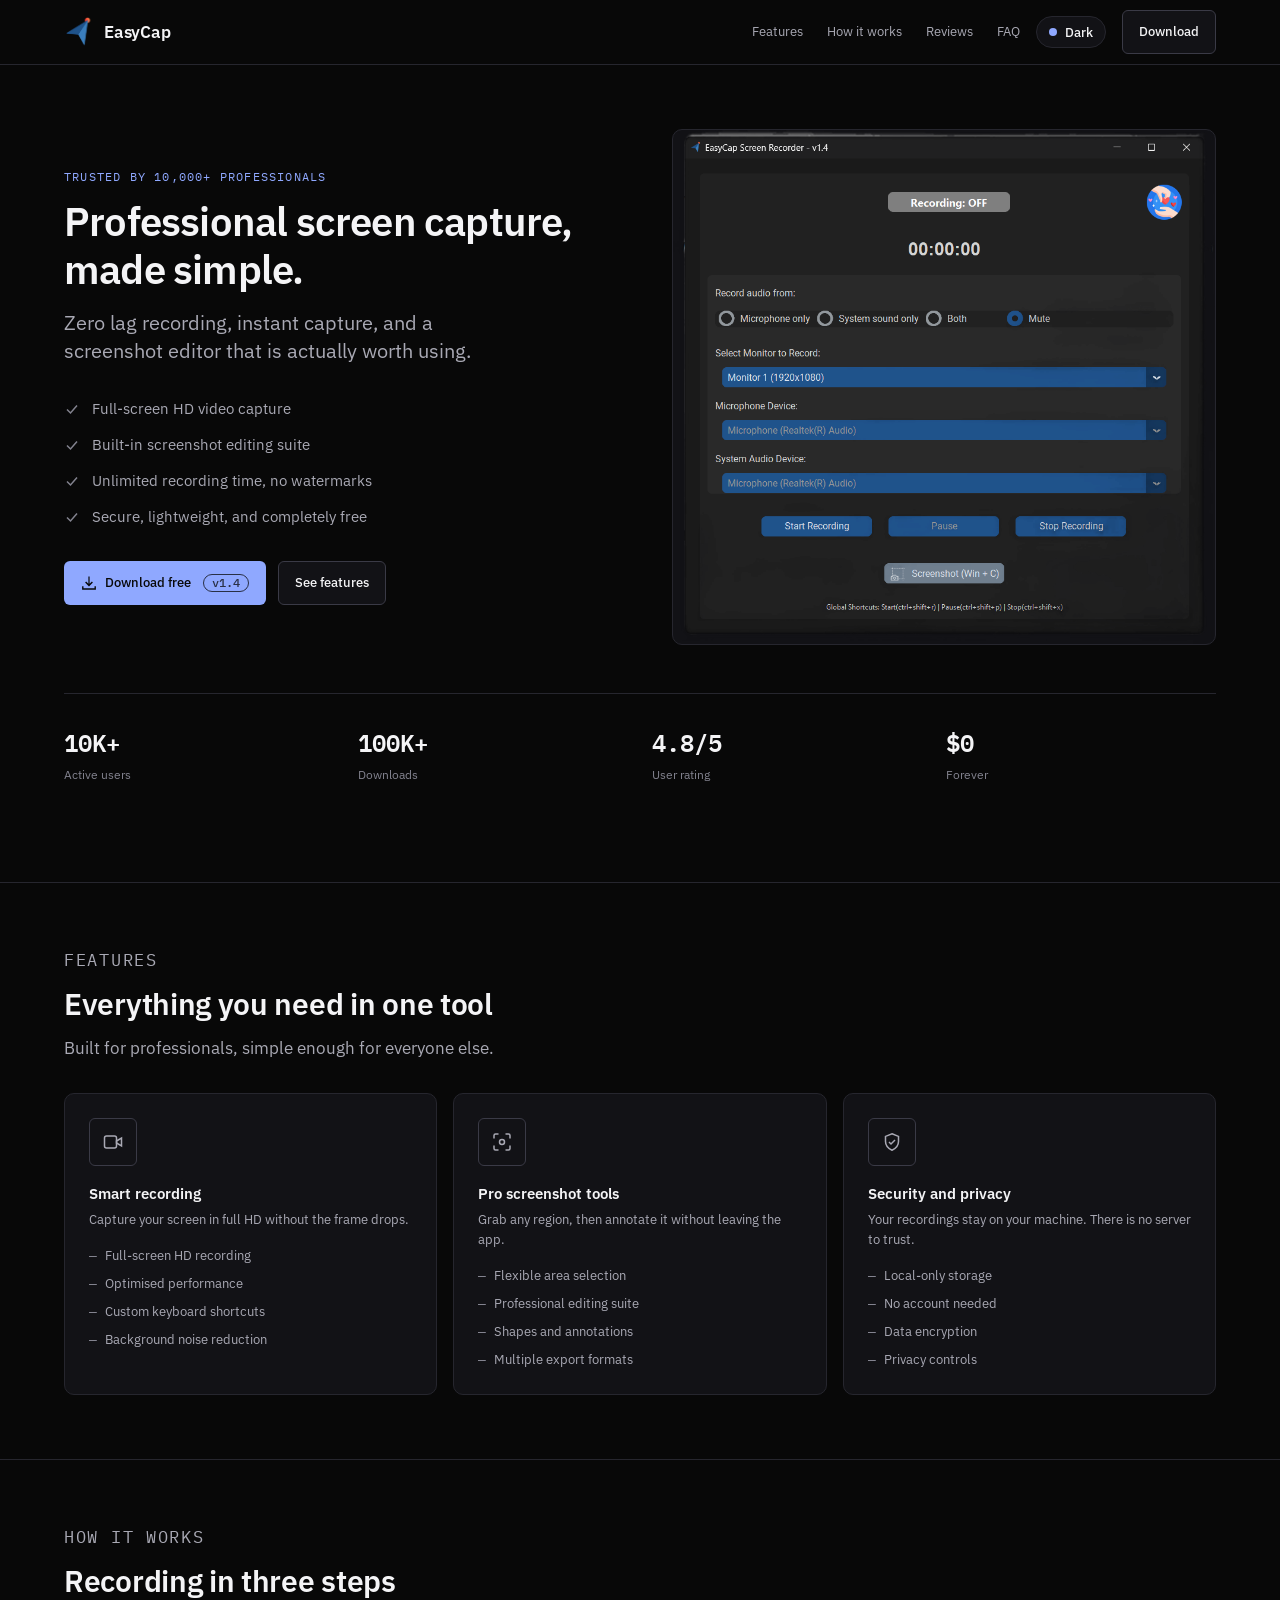
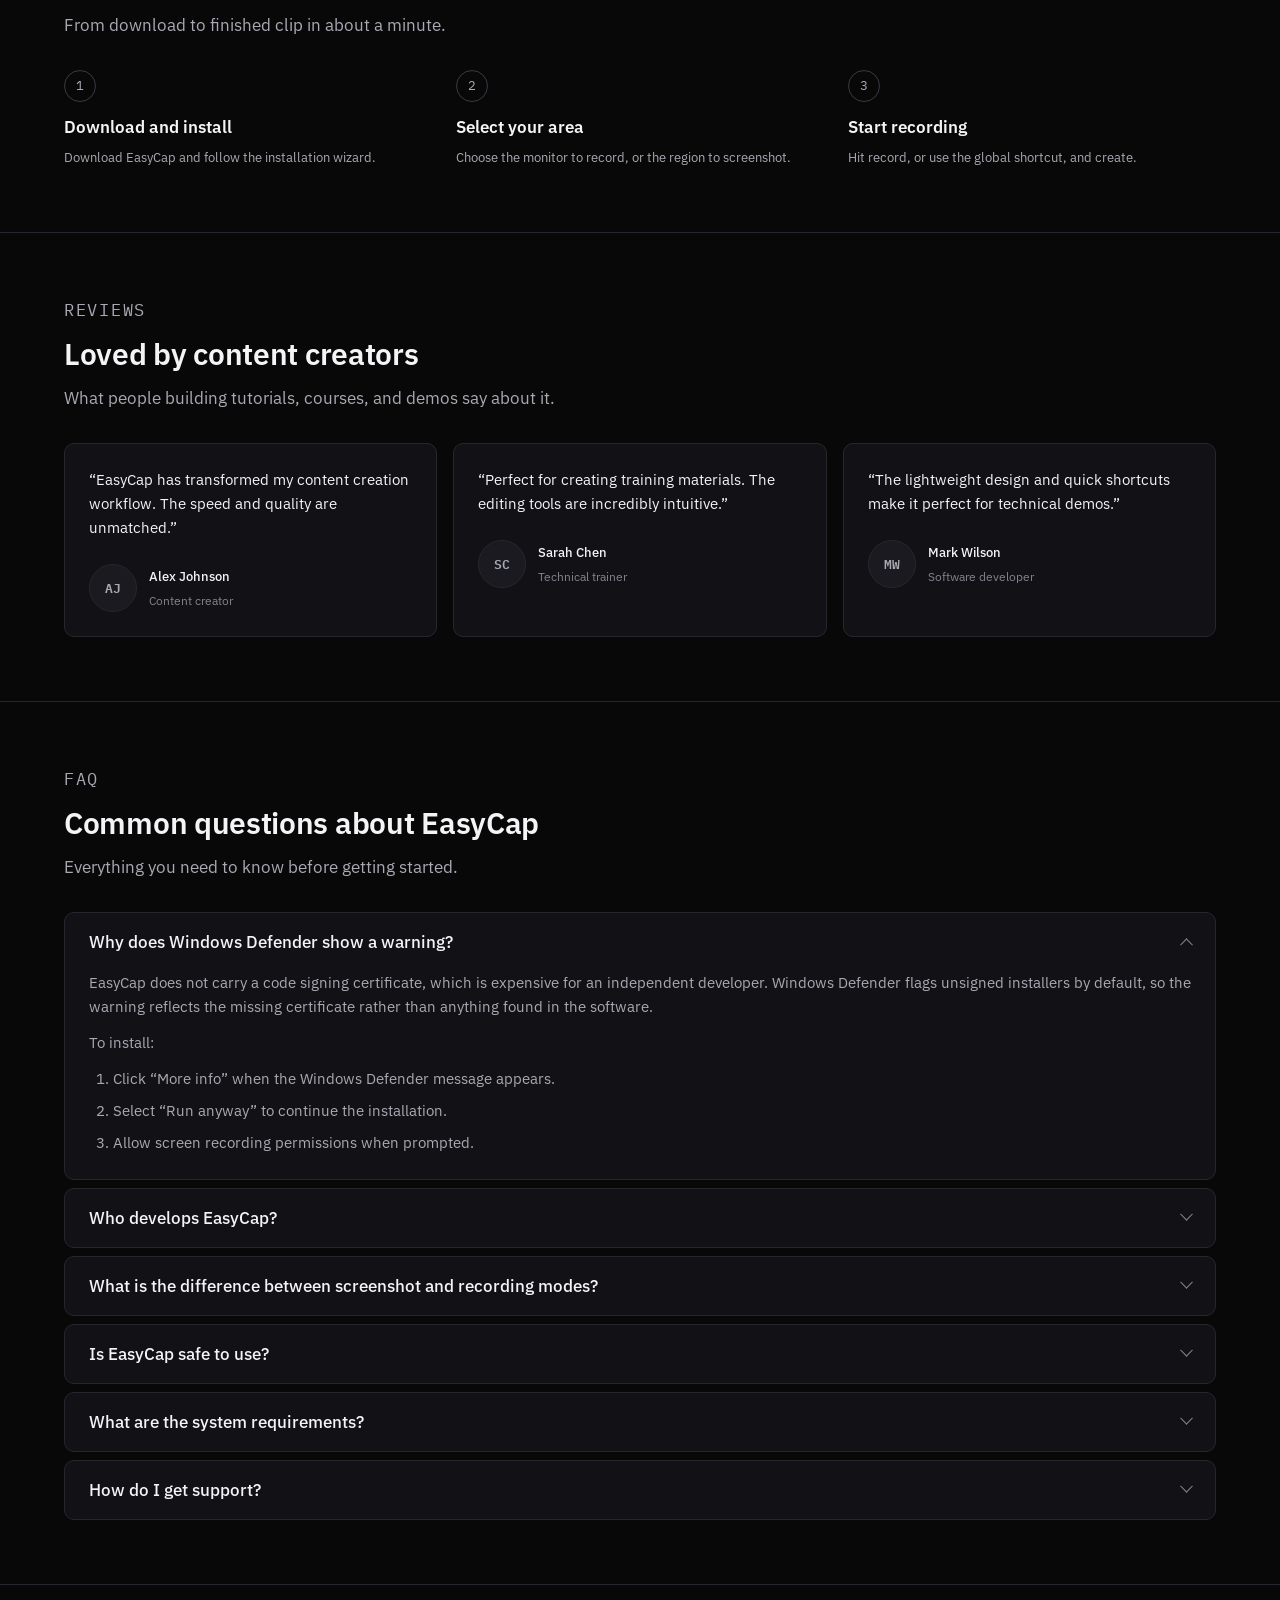
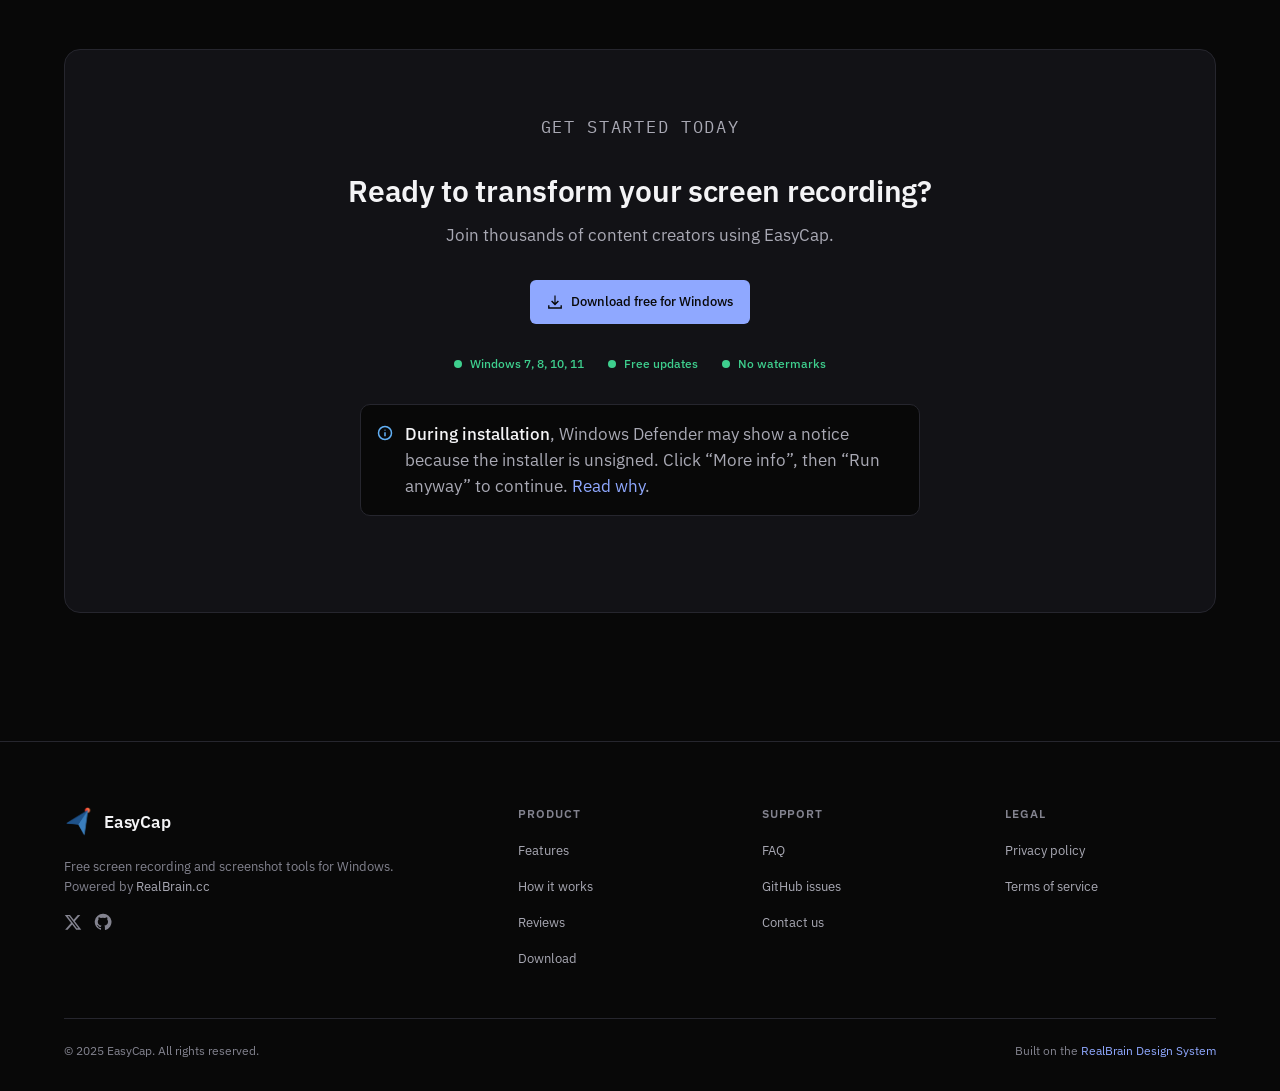
<file: index.html>
<!doctype html>
<html lang="en">

<head>
    <meta charset="utf-8">
    <meta name="viewport" content="width=device-width, initial-scale=1">
    <title>EasyCap — free screen recorder and screenshot tool for Windows</title>
    <link rel="icon" type="image/png" href="assets/images/logo.png">

    <meta name="description"
        content="EasyCap is a free, lightweight screen recorder and screenshot editor for Windows. Full-screen HD capture, unlimited recording time, no watermarks, no account, nothing leaves your device.">
    <meta name="keywords"
        content="screen recorder windows, screenshot tool, video capture software, screen recording app, free screen recorder, lightweight screen recording">
    <meta name="author" content="developersharif">
    <meta name="theme-color" content="#080808">

    <meta property="og:title" content="EasyCap — free screen recorder for Windows">
    <meta property="og:description"
        content="Full-screen HD capture, a built-in screenshot editor, unlimited recording time, and no watermarks. Free, lightweight, and local-only.">
    <meta property="og:type" content="website">
    <meta property="og:image" content="assets/images/easycap.png">

    <meta name="twitter:card" content="summary_large_image">
    <meta name="twitter:title" content="EasyCap — free screen recorder for Windows">
    <meta name="twitter:description"
        content="Full-screen HD capture with a built-in screenshot editor. Free, lightweight, and local-only.">

    <meta name="facebook-domain-verification" content="8nq93dft76kid5zlghbv0z71w8uxb4">

    <!-- RealBrain Design System — vendored from https://realbrain.cc/design-system/tokens.css -->
    <link rel="stylesheet" href="assets/css/tokens.css">
    <link rel="stylesheet" href="assets/css/site.css">

    <!-- Theme applied before first paint so the page never flashes the wrong one. -->
    <script>
        (function () {
            try {
                var t = localStorage.getItem('easycap-theme');
                if (t === 'light') document.documentElement.setAttribute('data-theme', 'light');
            } catch (e) { }
        })();
    </script>

    <!-- Google tag (gtag.js) -->
    <script async src="https://www.googletagmanager.com/gtag/js?id=G-LFBSHKR9ZK"></script>
    <script>
        window.dataLayer = window.dataLayer || [];
        function gtag() { dataLayer.push(arguments); }
        gtag('js', new Date());
        gtag('config', 'G-LFBSHKR9ZK');
    </script>
</head>

<body class="density-comfortable">
    <a class="skip-link" href="#main">Skip to content</a>

    <header class="topbar">
        <div class="wrap inner">
            <a class="brand" href="/">
                <img src="assets/images/logo.png" alt="" width="32" height="32">
                <span class="name">EasyCap</span>
            </a>
            <span class="spacer"></span>
            <nav class="site-nav" aria-label="Main">
                <a href="#features">Features</a>
                <a href="#how-it-works">How it works</a>
                <a href="#testimonials">Reviews</a>
                <a href="#faq">FAQ</a>
            </nav>
            <button class="theme-toggle" type="button" id="themeToggle" aria-pressed="false">
                <span class="dot" aria-hidden="true"></span>
                <span class="label">Dark</span>
            </button>
            <a class="btn btn-secondary" href="https://buymeacoffee.com/developersharif/e/345246">Download</a>
            <button class="nav-toggle" type="button" id="navToggle" aria-expanded="false" aria-controls="mobileNav"
                aria-label="Open menu">
                <svg width="18" height="18" viewBox="0 0 18 18" fill="none" stroke="currentColor" stroke-width="1.5"
                    aria-hidden="true">
                    <path d="M2 4.5h14M2 9h14M2 13.5h14" />
                </svg>
            </button>
        </div>
        <div class="mobile-nav" id="mobileNav" data-open="false">
            <div class="wrap mnav-inner">
                <a href="#features">Features</a>
                <a href="#how-it-works">How it works</a>
                <a href="#testimonials">Reviews</a>
                <a href="#faq">FAQ</a>
                <a class="btn btn-secondary" href="https://buymeacoffee.com/developersharif/e/345246">Download
                    free</a>
            </div>
        </div>
    </header>

    <main id="main">
        <!-- ─────────────── Hero ─────────────── -->
        <section class="hero-split">
            <div class="wrap inner">
                <div>
                    <p class="eyebrow">Trusted by 10,000+ professionals</p>
                    <h1>Professional screen capture, made simple.</h1>
                    <p class="lead">Zero lag recording, instant capture, and a screenshot editor that is actually
                        worth using.</p>

                    <ul class="checklist">
                        <li>
                            <svg width="16" height="16" viewBox="0 0 16 16" fill="none" stroke="currentColor"
                                stroke-width="1.5" aria-hidden="true">
                                <path d="M3 8.5l3.5 3.5L13 4.5" />
                            </svg>
                            <span>Full-screen HD video capture</span>
                        </li>
                        <li>
                            <svg width="16" height="16" viewBox="0 0 16 16" fill="none" stroke="currentColor"
                                stroke-width="1.5" aria-hidden="true">
                                <path d="M3 8.5l3.5 3.5L13 4.5" />
                            </svg>
                            <span>Built-in screenshot editing suite</span>
                        </li>
                        <li>
                            <svg width="16" height="16" viewBox="0 0 16 16" fill="none" stroke="currentColor"
                                stroke-width="1.5" aria-hidden="true">
                                <path d="M3 8.5l3.5 3.5L13 4.5" />
                            </svg>
                            <span>Unlimited recording time, no watermarks</span>
                        </li>
                        <li>
                            <svg width="16" height="16" viewBox="0 0 16 16" fill="none" stroke="currentColor"
                                stroke-width="1.5" aria-hidden="true">
                                <path d="M3 8.5l3.5 3.5L13 4.5" />
                            </svg>
                            <span>Secure, lightweight, and completely free</span>
                        </li>
                    </ul>

                    <div class="cta-row">
                        <a class="btn btn-primary" href="https://buymeacoffee.com/developersharif/e/345246">
                            <svg width="16" height="16" viewBox="0 0 16 16" fill="currentColor" aria-hidden="true">
                                <path
                                    d="M7.4 1.6v7.2L5.1 6.5l-1 1L8 11.4l3.9-3.9-1-1-2.3 2.3V1.6zM2.5 11.2v2.1h11v-2.1h1.4v3.5H1.1v-3.5z" />
                            </svg>
                            Download free
                            <span class="version-tag">v1.4</span>
                        </a>
                        <a class="btn btn-secondary" href="#features">See features</a>
                    </div>
                </div>

                <div class="shot">
                    <img src="assets/images/easycap-dark.png"
                        alt="The EasyCap recorder window: audio source options, monitor and microphone pickers, and start, pause, and stop controls."
                        width="921" height="866">
                </div>
            </div>

            <div class="wrap">
                <div class="facts">
                    <div class="fact"><strong>10K+</strong><span>Active users</span></div>
                    <div class="fact"><strong>100K+</strong><span>Downloads</span></div>
                    <div class="fact"><strong>4.8/5</strong><span>User rating</span></div>
                    <div class="fact"><strong>$0</strong><span>Forever</span></div>
                </div>
            </div>
        </section>

        <!-- ─────────────── Features ─────────────── -->
        <section id="features" class="section">
            <div class="wrap">
                <div class="section-head">
                    <p class="eyebrow">Features</p>
                    <h2>Everything you need in one tool</h2>
                    <p>Built for professionals, simple enough for everyone else.</p>
                </div>

                <div class="grid-3">
                    <div class="card">
                        <div class="card-icon" aria-hidden="true">
                            <svg width="20" height="20" viewBox="0 0 20 20" fill="none" stroke="currentColor"
                                stroke-width="1.5">
                                <rect x="1.5" y="4" width="12" height="12" rx="2" />
                                <path d="M13.5 9l5-3v8l-5-3z" />
                            </svg>
                        </div>
                        <h4>Smart recording</h4>
                        <p>Capture your screen in full HD without the frame drops.</p>
                        <ul>
                            <li>Full-screen HD recording</li>
                            <li>Optimised performance</li>
                            <li>Custom keyboard shortcuts</li>
                            <li>Background noise reduction</li>
                        </ul>
                    </div>

                    <div class="card">
                        <div class="card-icon" aria-hidden="true">
                            <svg width="20" height="20" viewBox="0 0 20 20" fill="none" stroke="currentColor"
                                stroke-width="1.5">
                                <path d="M2 6.5V3.5a1.5 1.5 0 011.5-1.5h3M18 6.5V3.5A1.5 1.5 0 0016.5 2h-3" />
                                <path d="M2 13.5v3A1.5 1.5 0 003.5 18h3M18 13.5v3a1.5 1.5 0 01-1.5 1.5h-3" />
                                <circle cx="10" cy="10" r="2.5" />
                            </svg>
                        </div>
                        <h4>Pro screenshot tools</h4>
                        <p>Grab any region, then annotate it without leaving the app.</p>
                        <ul>
                            <li>Flexible area selection</li>
                            <li>Professional editing suite</li>
                            <li>Shapes and annotations</li>
                            <li>Multiple export formats</li>
                        </ul>
                    </div>

                    <div class="card">
                        <div class="card-icon" aria-hidden="true">
                            <svg width="20" height="20" viewBox="0 0 20 20" fill="none" stroke="currentColor"
                                stroke-width="1.5">
                                <path d="M10 1.8l6.5 2.6v5.1c0 3.6-2.6 6.9-6.5 8.7-3.9-1.8-6.5-5.1-6.5-8.7V4.4z" />
                                <path d="M7 10l2 2 4-4" />
                            </svg>
                        </div>
                        <h4>Security and privacy</h4>
                        <p>Your recordings stay on your machine. There is no server to trust.</p>
                        <ul>
                            <li>Local-only storage</li>
                            <li>No account needed</li>
                            <li>Data encryption</li>
                            <li>Privacy controls</li>
                        </ul>
                    </div>
                </div>
            </div>
        </section>

        <!-- ─────────────── How it works ─────────────── -->
        <section id="how-it-works" class="section">
            <div class="wrap">
                <div class="section-head">
                    <p class="eyebrow">How it works</p>
                    <h2>Recording in three steps</h2>
                    <p>From download to finished clip in about a minute.</p>
                </div>

                <div class="steps">
                    <div class="step">
                        <div class="n" aria-hidden="true">1</div>
                        <h3>Download and install</h3>
                        <p>Download EasyCap and follow the installation wizard.</p>
                    </div>
                    <div class="step">
                        <div class="n" aria-hidden="true">2</div>
                        <h3>Select your area</h3>
                        <p>Choose the monitor to record, or the region to screenshot.</p>
                    </div>
                    <div class="step">
                        <div class="n" aria-hidden="true">3</div>
                        <h3>Start recording</h3>
                        <p>Hit record, or use the global shortcut, and create.</p>
                    </div>
                </div>
            </div>
        </section>

        <!-- ─────────────── Testimonials ─────────────── -->
        <section id="testimonials" class="section">
            <div class="wrap">
                <div class="section-head">
                    <p class="eyebrow">Reviews</p>
                    <h2>Loved by content creators</h2>
                    <p>What people building tutorials, courses, and demos say about it.</p>
                </div>

                <div class="grid-3">
                    <figure class="card quote">
                        <blockquote>“EasyCap has transformed my content creation workflow. The speed and quality are
                            unmatched.”</blockquote>
                        <figcaption class="who">
                            <span class="avatar" aria-hidden="true">AJ</span>
                            <span>
                                <span class="n">Alex Johnson</span><br>
                                <span class="r">Content creator</span>
                            </span>
                        </figcaption>
                    </figure>

                    <figure class="card quote">
                        <blockquote>“Perfect for creating training materials. The editing tools are incredibly
                            intuitive.”</blockquote>
                        <figcaption class="who">
                            <span class="avatar" aria-hidden="true">SC</span>
                            <span>
                                <span class="n">Sarah Chen</span><br>
                                <span class="r">Technical trainer</span>
                            </span>
                        </figcaption>
                    </figure>

                    <figure class="card quote">
                        <blockquote>“The lightweight design and quick shortcuts make it perfect for technical
                            demos.”</blockquote>
                        <figcaption class="who">
                            <span class="avatar" aria-hidden="true">MW</span>
                            <span>
                                <span class="n">Mark Wilson</span><br>
                                <span class="r">Software developer</span>
                            </span>
                        </figcaption>
                    </figure>
                </div>
            </div>
        </section>

        <!-- ─────────────── FAQ ─────────────── -->
        <section id="faq" class="section">
            <div class="wrap">
                <div class="section-head">
                    <p class="eyebrow">FAQ</p>
                    <h2>Common questions about EasyCap</h2>
                    <p>Everything you need to know before getting started.</p>
                </div>

                <div class="faq">
                    <details open>
                        <summary>Why does Windows Defender show a warning?</summary>
                        <div class="answer">
                            <p>EasyCap does not carry a code signing certificate, which is expensive for an
                                independent developer. Windows Defender flags unsigned installers by default, so the
                                warning reflects the missing certificate rather than anything found in the software.
                            </p>
                            <p>To install:</p>
                            <ol>
                                <li>Click “More info” when the Windows Defender message appears.</li>
                                <li>Select “Run anyway” to continue the installation.</li>
                                <li>Allow screen recording permissions when prompted.</li>
                            </ol>
                        </div>
                    </details>

                    <details>
                        <summary>Who develops EasyCap?</summary>
                        <div class="answer">
                            <p>EasyCap is built and maintained by a solo developer,
                                <a href="https://x.com/developersharif">@developersharif</a>, who is committed to
                                making free, efficient tools for content creators. Larger companies can afford
                                certificates; here the resources go into features and maintenance instead. The source
                                code is available for review.
                            </p>
                        </div>
                    </details>

                    <details>
                        <summary>What is the difference between screenshot and recording modes?</summary>
                        <div class="answer">
                            <p>Screenshots capture a selected area and open in the built-in editor for annotations and
                                effects. Screen recording captures your full screen, which keeps quality and
                                performance predictable. Selected-area recording is in development for a future
                                release.</p>
                        </div>
                    </details>

                    <details>
                        <summary>Is EasyCap safe to use?</summary>
                        <div class="answer">
                            <p>Yes. The Windows Defender notice comes from the missing code signing certificate, not
                                from the software's behaviour. EasyCap:</p>
                            <ul>
                                <li>Contains no malware or bundled programs</li>
                                <li>Collects no personal data</li>
                                <li>Requests only the permissions it needs to record</li>
                                <li>Is updated and maintained regularly</li>
                            </ul>
                        </div>
                    </details>

                    <details>
                        <summary>What are the system requirements?</summary>
                        <div class="answer">
                            <p>EasyCap runs on Windows 7, 8, 10, and 11. Recommended:</p>
                            <ul>
                                <li>4 GB RAM minimum</li>
                                <li>100 MB free disk space</li>
                                <li>Any modern CPU</li>
                                <li>No dedicated graphics card required</li>
                            </ul>
                        </div>
                    </details>

                    <details>
                        <summary>How do I get support?</summary>
                        <div class="answer">
                            <p>Support for this solo-developed project runs through:</p>
                            <ul>
                                <li>GitHub issues for bug reports</li>
                                <li>Email, answered within 24 to 48 hours</li>
                                <li>Online documentation</li>
                                <li>Community discussions</li>
                            </ul>
                        </div>
                    </details>
                </div>
            </div>
        </section>

        <!-- ─────────────── Download ─────────────── -->
        <section id="download" class="section">
            <div class="wrap">
                <div class="cta-panel">
                    <p class="eyebrow">Get started today</p>
                    <h2>Ready to transform your screen recording?</h2>
                    <p>Join thousands of content creators using EasyCap.</p>

                    <div class="cta-row">
                        <a class="btn btn-primary" href="https://buymeacoffee.com/developersharif/e/345246">
                            <svg width="16" height="16" viewBox="0 0 16 16" fill="currentColor" aria-hidden="true">
                                <path
                                    d="M7.4 1.6v7.2L5.1 6.5l-1 1L8 11.4l3.9-3.9-1-1-2.3 2.3V1.6zM2.5 11.2v2.1h11v-2.1h1.4v3.5H1.1v-3.5z" />
                            </svg>
                            Download free for Windows
                        </a>
                    </div>

                    <div class="statuses">
                        <span class="status ok">Windows 7, 8, 10, 11</span>
                        <span class="status ok">Free updates</span>
                        <span class="status ok">No watermarks</span>
                    </div>

                    <p class="note">
                        <svg width="16" height="16" viewBox="0 0 16 16" fill="none" stroke="currentColor"
                            stroke-width="1.5" aria-hidden="true">
                            <circle cx="8" cy="8" r="6.5" />
                            <path d="M8 7.2v4M8 4.8v.6" />
                        </svg>
                        <span><strong>During installation</strong>, Windows Defender may show a notice because the
                            installer is unsigned. Click “More info”, then “Run anyway” to continue.
                            <a href="#faq">Read why</a>.</span>
                    </p>
                </div>
            </div>
        </section>
    </main>

    <footer class="site-footer">
        <div class="wrap">
            <div class="cols">
                <div>
                    <a class="brand" href="/">
                        <img src="assets/images/logo.png" alt="" width="32" height="32">
                        <span class="name">EasyCap</span>
                    </a>
                    <p class="tagline">Free screen recording and screenshot tools for Windows.<br>
                        Powered by <a href="https://realbrain.cc/">RealBrain.cc</a></p>
                    <div class="social">
                        <a href="https://x.com/developersharif" aria-label="EasyCap on X">
                            <svg width="18" height="18" viewBox="0 0 18 18" fill="currentColor" aria-hidden="true">
                                <path
                                    d="M13.8 1.9h2.5l-5.5 6.3 6.5 8.6h-5.1l-4-5.2-4.6 5.2H1.1l5.9-6.7L.8 1.9H6l3.6 4.8zm-.9 13.4h1.4L5.2 3.3H3.7z" />
                            </svg>
                        </a>
                        <a href="https://github.com/developersharif" aria-label="EasyCap on GitHub">
                            <svg width="18" height="18" viewBox="0 0 18 18" fill="currentColor" aria-hidden="true">
                                <path
                                    d="M9 .8a8.2 8.2 0 00-2.6 16c.4.1.6-.2.6-.4v-1.5c-2.3.5-2.8-1.1-2.8-1.1-.4-1-.9-1.2-.9-1.2-.8-.5 0-.5 0-.5.8.1 1.3.9 1.3.9.7 1.3 1.9 1 2.4.7.1-.5.3-.9.5-1.1-1.8-.2-3.7-.9-3.7-4 0-.9.3-1.6.8-2.2-.1-.2-.4-1 .1-2.1 0 0 .7-.2 2.2.8a7.7 7.7 0 014 0c1.5-1 2.2-.8 2.2-.8.5 1.1.2 1.9.1 2.1.5.6.8 1.3.8 2.2 0 3.1-1.9 3.8-3.7 4 .3.3.6.8.6 1.6v2.3c0 .2.1.5.6.4A8.2 8.2 0 009 .8z" />
                            </svg>
                        </a>
                    </div>
                </div>

                <div>
                    <h3>Product</h3>
                    <ul>
                        <li><a href="#features">Features</a></li>
                        <li><a href="#how-it-works">How it works</a></li>
                        <li><a href="#testimonials">Reviews</a></li>
                        <li><a href="#download">Download</a></li>
                    </ul>
                </div>

                <div>
                    <h3>Support</h3>
                    <ul>
                        <li><a href="#faq">FAQ</a></li>
                        <li><a href="https://github.com/developersharif">GitHub issues</a></li>
                        <li><a href="mailto:support@realbrain.cc">Contact us</a></li>
                    </ul>
                </div>

                <div>
                    <h3>Legal</h3>
                    <ul>
                        <li><a href="/privacy.html">Privacy policy</a></li>
                        <li><a href="/terms.html">Terms of service</a></li>
                    </ul>
                </div>
            </div>

            <div class="base">
                <span>© 2025 EasyCap. All rights reserved.</span>
                <span>Built on the <a href="https://realbrain.cc/design-system/">RealBrain Design System</a></span>
            </div>
        </div>
    </footer>

    <script>
        // Theme — one attribute on <html>, dark is the default.
        (function () {
            var btn = document.getElementById('themeToggle');
            var label = btn.querySelector('.label');
            function paint(isLight) {
                label.textContent = isLight ? 'Light' : 'Dark';
                btn.setAttribute('aria-pressed', String(isLight));
            }
            paint(document.documentElement.getAttribute('data-theme') === 'light');
            btn.addEventListener('click', function () {
                var toLight = document.documentElement.getAttribute('data-theme') !== 'light';
                if (toLight) document.documentElement.setAttribute('data-theme', 'light');
                else document.documentElement.removeAttribute('data-theme');
                try { localStorage.setItem('easycap-theme', toLight ? 'light' : 'dark'); } catch (e) { }
                paint(toLight);
            });
        })();

        // Mobile navigation.
        (function () {
            var btn = document.getElementById('navToggle');
            var nav = document.getElementById('mobileNav');
            function close() {
                nav.setAttribute('data-open', 'false');
                btn.setAttribute('aria-expanded', 'false');
                btn.setAttribute('aria-label', 'Open menu');
            }
            btn.addEventListener('click', function () {
                var open = nav.getAttribute('data-open') !== 'true';
                nav.setAttribute('data-open', String(open));
                btn.setAttribute('aria-expanded', String(open));
                btn.setAttribute('aria-label', open ? 'Close menu' : 'Open menu');
            });
            nav.addEventListener('click', function (e) { if (e.target.closest('a')) close(); });
            document.addEventListener('keydown', function (e) { if (e.key === 'Escape') close(); });
        })();
    </script>
</body>

</html>
</file>
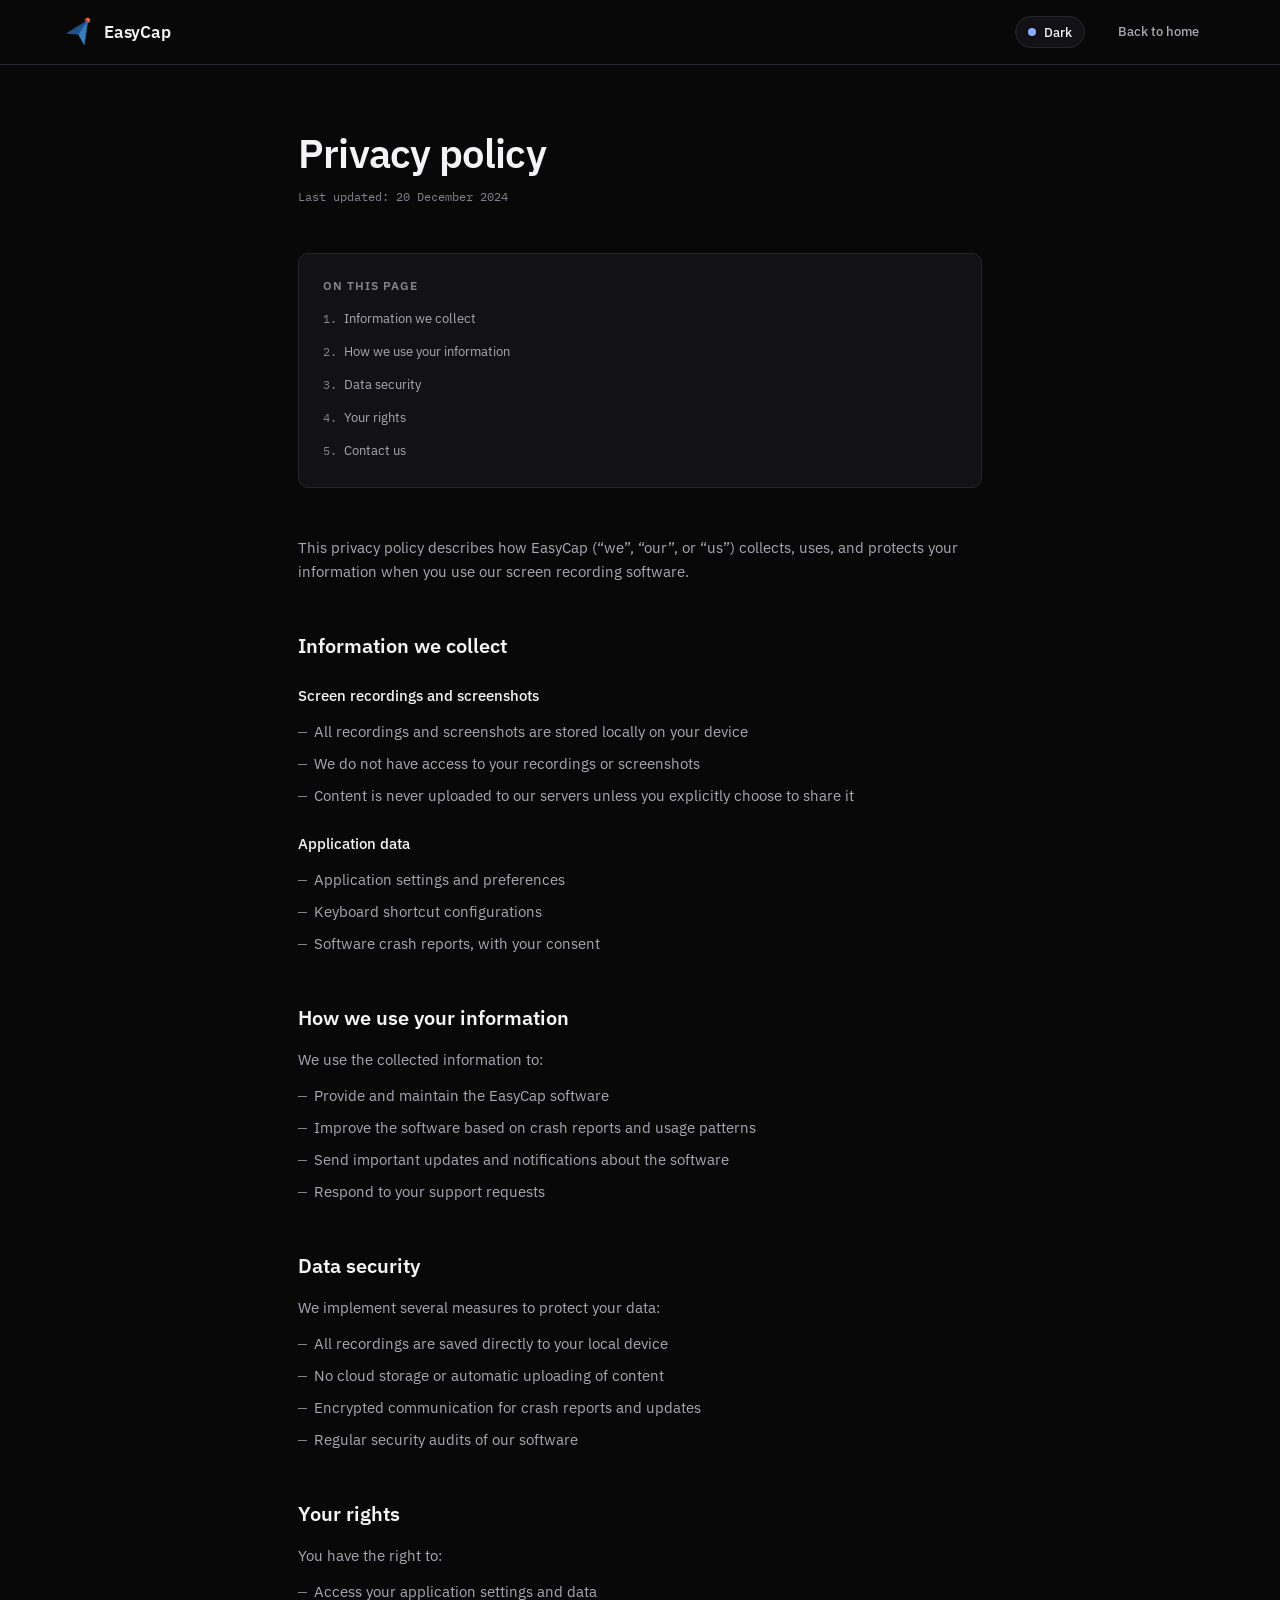
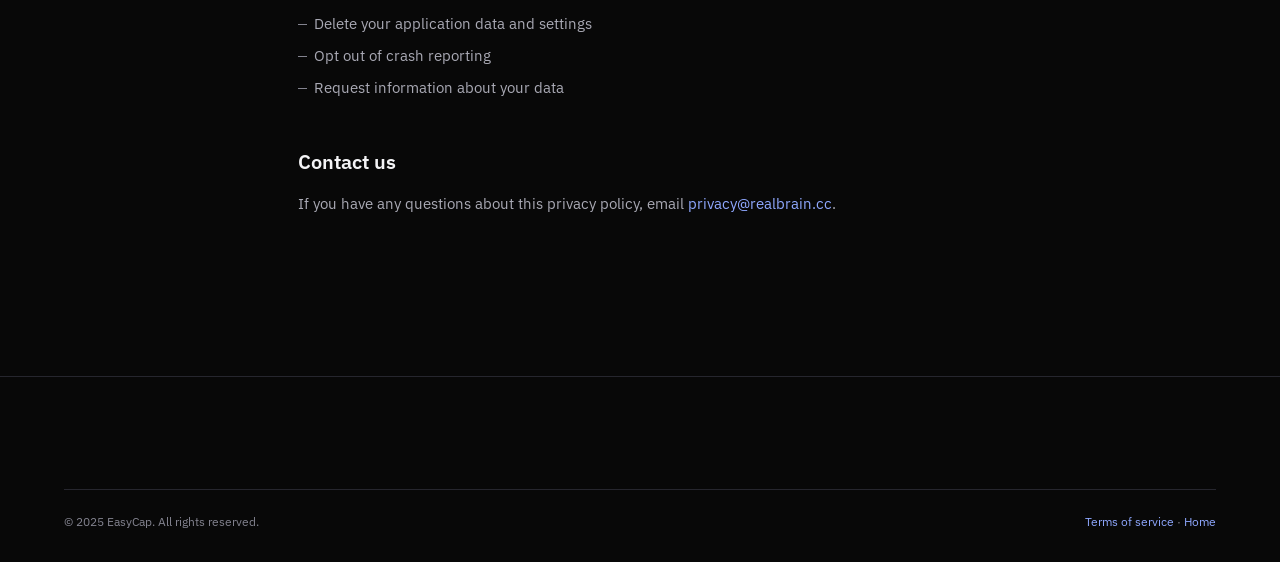
<file: privacy.html>
<!doctype html>
<html lang="en">

<head>
    <meta charset="utf-8">
    <meta name="viewport" content="width=device-width, initial-scale=1">
    <title>Privacy policy — EasyCap</title>
    <link rel="icon" type="image/png" href="assets/images/logo.png">
    <meta name="description"
        content="How EasyCap handles your data. Recordings and screenshots stay on your device; we never upload or access them.">
    <meta name="theme-color" content="#080808">

    <link rel="stylesheet" href="assets/css/tokens.css">
    <link rel="stylesheet" href="assets/css/site.css">

    <script>
        (function () {
            try {
                var t = localStorage.getItem('easycap-theme');
                if (t === 'light') document.documentElement.setAttribute('data-theme', 'light');
            } catch (e) { }
        })();
    </script>
</head>

<body class="density-comfortable">
    <a class="skip-link" href="#main">Skip to content</a>

    <header class="topbar">
        <div class="wrap inner">
            <a class="brand" href="/">
                <img src="assets/images/logo.png" alt="" width="32" height="32">
                <span class="name">EasyCap</span>
            </a>
            <span class="spacer"></span>
            <button class="theme-toggle" type="button" id="themeToggle" aria-pressed="false">
                <span class="dot" aria-hidden="true"></span>
                <span class="label">Dark</span>
            </button>
            <a class="btn btn-ghost" href="/">Back to home</a>
        </div>
    </header>

    <main id="main" class="wrap">
        <article class="legal">
            <h1>Privacy policy</h1>
            <p class="updated">Last updated: 20 December 2024</p>

            <nav class="toc" aria-label="On this page">
                <h2>On this page</h2>
                <ol>
                    <li><a href="#collect">Information we collect</a></li>
                    <li><a href="#use">How we use your information</a></li>
                    <li><a href="#security">Data security</a></li>
                    <li><a href="#rights">Your rights</a></li>
                    <li><a href="#contact">Contact us</a></li>
                </ol>
            </nav>

            <section>
                <p>This privacy policy describes how EasyCap (“we”, “our”, or “us”) collects, uses, and protects your
                    information when you use our screen recording software.</p>
            </section>

            <section id="collect">
                <h2>Information we collect</h2>

                <h3>Screen recordings and screenshots</h3>
                <ul>
                    <li>All recordings and screenshots are stored locally on your device</li>
                    <li>We do not have access to your recordings or screenshots</li>
                    <li>Content is never uploaded to our servers unless you explicitly choose to share it</li>
                </ul>

                <h3>Application data</h3>
                <ul>
                    <li>Application settings and preferences</li>
                    <li>Keyboard shortcut configurations</li>
                    <li>Software crash reports, with your consent</li>
                </ul>
            </section>

            <section id="use">
                <h2>How we use your information</h2>
                <p>We use the collected information to:</p>
                <ul>
                    <li>Provide and maintain the EasyCap software</li>
                    <li>Improve the software based on crash reports and usage patterns</li>
                    <li>Send important updates and notifications about the software</li>
                    <li>Respond to your support requests</li>
                </ul>
            </section>

            <section id="security">
                <h2>Data security</h2>
                <p>We implement several measures to protect your data:</p>
                <ul>
                    <li>All recordings are saved directly to your local device</li>
                    <li>No cloud storage or automatic uploading of content</li>
                    <li>Encrypted communication for crash reports and updates</li>
                    <li>Regular security audits of our software</li>
                </ul>
            </section>

            <section id="rights">
                <h2>Your rights</h2>
                <p>You have the right to:</p>
                <ul>
                    <li>Access your application settings and data</li>
                    <li>Delete your application data and settings</li>
                    <li>Opt out of crash reporting</li>
                    <li>Request information about your data</li>
                </ul>
            </section>

            <section id="contact">
                <h2>Contact us</h2>
                <p>If you have any questions about this privacy policy, email
                    <a href="mailto:privacy@realbrain.cc">privacy@realbrain.cc</a>.
                </p>
            </section>
        </article>
    </main>

    <footer class="site-footer">
        <div class="wrap">
            <div class="base">
                <span>© 2025 EasyCap. All rights reserved.</span>
                <span><a href="/terms.html">Terms of service</a> · <a href="/">Home</a></span>
            </div>
        </div>
    </footer>

    <script>
        (function () {
            var btn = document.getElementById('themeToggle');
            var label = btn.querySelector('.label');
            function paint(isLight) {
                label.textContent = isLight ? 'Light' : 'Dark';
                btn.setAttribute('aria-pressed', String(isLight));
            }
            paint(document.documentElement.getAttribute('data-theme') === 'light');
            btn.addEventListener('click', function () {
                var toLight = document.documentElement.getAttribute('data-theme') !== 'light';
                if (toLight) document.documentElement.setAttribute('data-theme', 'light');
                else document.documentElement.removeAttribute('data-theme');
                try { localStorage.setItem('easycap-theme', toLight ? 'light' : 'dark'); } catch (e) { }
                paint(toLight);
            });
        })();
    </script>
</body>

</html>
</file>
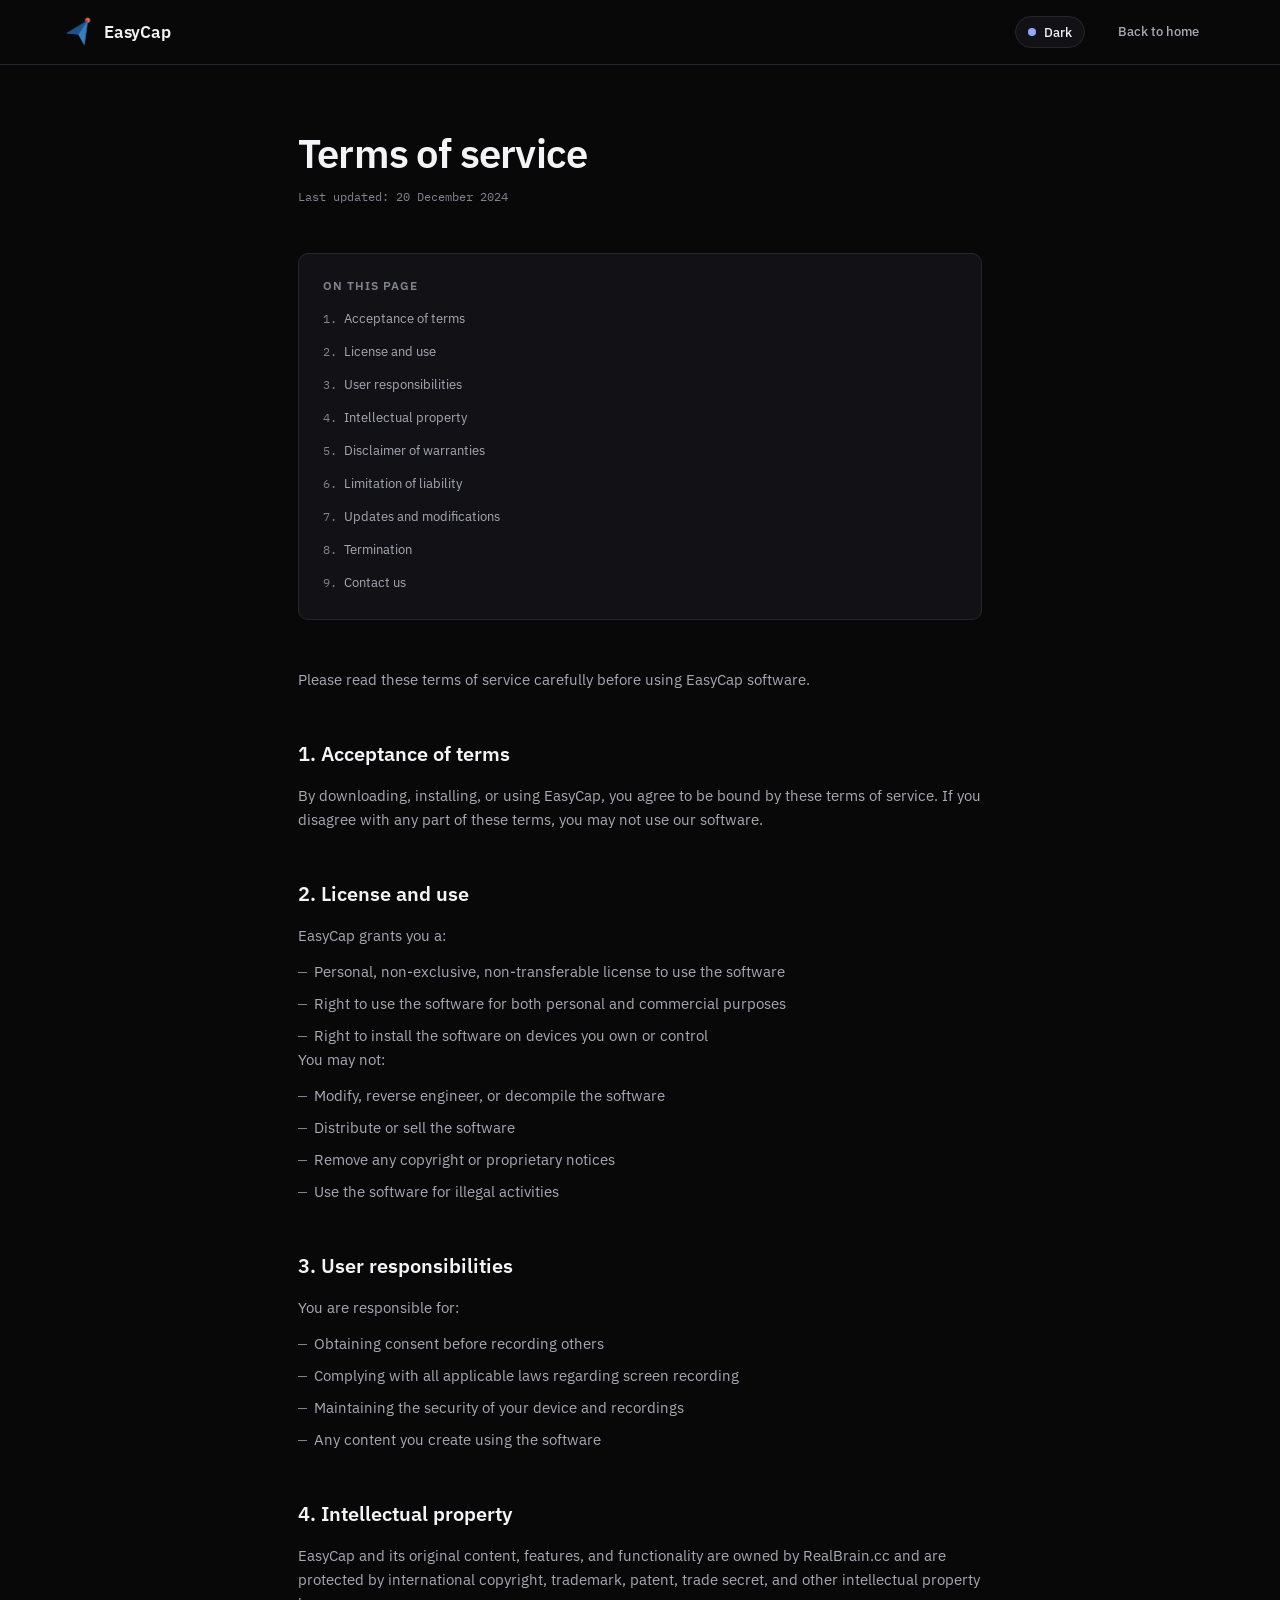
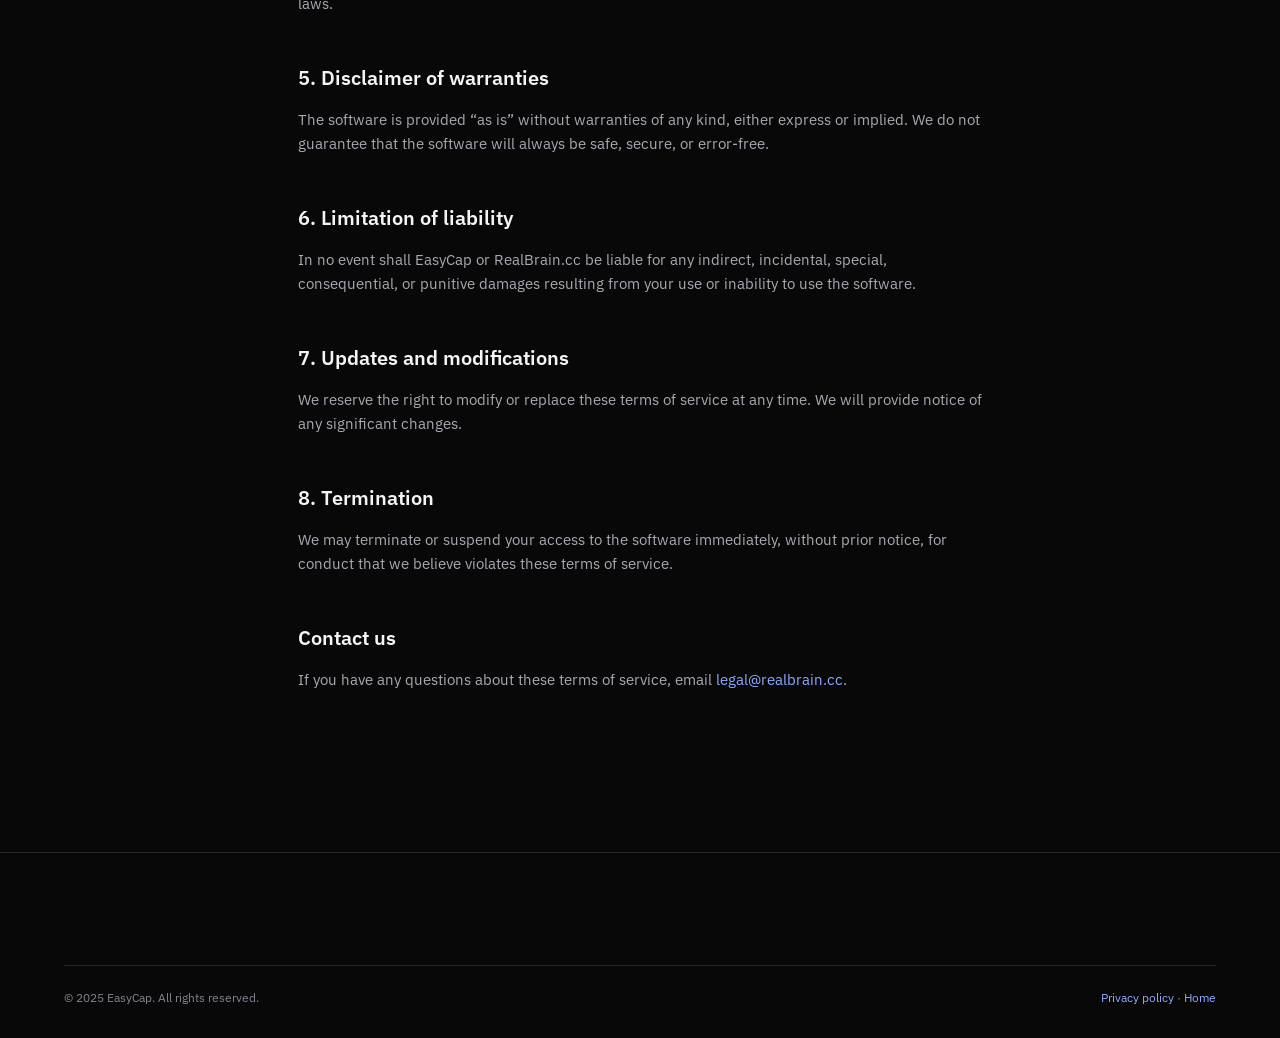
<file: terms.html>
<!doctype html>
<html lang="en">

<head>
    <meta charset="utf-8">
    <meta name="viewport" content="width=device-width, initial-scale=1">
    <title>Terms of service — EasyCap</title>
    <link rel="icon" type="image/png" href="assets/images/logo.png">
    <meta name="description"
        content="The rules, guidelines, and agreements for using EasyCap screen recording software.">
    <meta name="theme-color" content="#080808">

    <link rel="stylesheet" href="assets/css/tokens.css">
    <link rel="stylesheet" href="assets/css/site.css">

    <script>
        (function () {
            try {
                var t = localStorage.getItem('easycap-theme');
                if (t === 'light') document.documentElement.setAttribute('data-theme', 'light');
            } catch (e) { }
        })();
    </script>
</head>

<body class="density-comfortable">
    <a class="skip-link" href="#main">Skip to content</a>

    <header class="topbar">
        <div class="wrap inner">
            <a class="brand" href="/">
                <img src="assets/images/logo.png" alt="" width="32" height="32">
                <span class="name">EasyCap</span>
            </a>
            <span class="spacer"></span>
            <button class="theme-toggle" type="button" id="themeToggle" aria-pressed="false">
                <span class="dot" aria-hidden="true"></span>
                <span class="label">Dark</span>
            </button>
            <a class="btn btn-ghost" href="/">Back to home</a>
        </div>
    </header>

    <main id="main" class="wrap">
        <article class="legal">
            <h1>Terms of service</h1>
            <p class="updated">Last updated: 20 December 2024</p>

            <nav class="toc" aria-label="On this page">
                <h2>On this page</h2>
                <ol>
                    <li><a href="#acceptance">Acceptance of terms</a></li>
                    <li><a href="#license">License and use</a></li>
                    <li><a href="#responsibilities">User responsibilities</a></li>
                    <li><a href="#ip">Intellectual property</a></li>
                    <li><a href="#warranties">Disclaimer of warranties</a></li>
                    <li><a href="#liability">Limitation of liability</a></li>
                    <li><a href="#updates">Updates and modifications</a></li>
                    <li><a href="#termination">Termination</a></li>
                    <li><a href="#contact">Contact us</a></li>
                </ol>
            </nav>

            <section>
                <p>Please read these terms of service carefully before using EasyCap software.</p>
            </section>

            <section id="acceptance">
                <h2>1. Acceptance of terms</h2>
                <p>By downloading, installing, or using EasyCap, you agree to be bound by these terms of service. If
                    you disagree with any part of these terms, you may not use our software.</p>
            </section>

            <section id="license">
                <h2>2. License and use</h2>
                <p>EasyCap grants you a:</p>
                <ul>
                    <li>Personal, non-exclusive, non-transferable license to use the software</li>
                    <li>Right to use the software for both personal and commercial purposes</li>
                    <li>Right to install the software on devices you own or control</li>
                </ul>
                <p>You may not:</p>
                <ul>
                    <li>Modify, reverse engineer, or decompile the software</li>
                    <li>Distribute or sell the software</li>
                    <li>Remove any copyright or proprietary notices</li>
                    <li>Use the software for illegal activities</li>
                </ul>
            </section>

            <section id="responsibilities">
                <h2>3. User responsibilities</h2>
                <p>You are responsible for:</p>
                <ul>
                    <li>Obtaining consent before recording others</li>
                    <li>Complying with all applicable laws regarding screen recording</li>
                    <li>Maintaining the security of your device and recordings</li>
                    <li>Any content you create using the software</li>
                </ul>
            </section>

            <section id="ip">
                <h2>4. Intellectual property</h2>
                <p>EasyCap and its original content, features, and functionality are owned by RealBrain.cc and are
                    protected by international copyright, trademark, patent, trade secret, and other intellectual
                    property laws.</p>
            </section>

            <section id="warranties">
                <h2>5. Disclaimer of warranties</h2>
                <p>The software is provided “as is” without warranties of any kind, either express or implied. We do
                    not guarantee that the software will always be safe, secure, or error-free.</p>
            </section>

            <section id="liability">
                <h2>6. Limitation of liability</h2>
                <p>In no event shall EasyCap or RealBrain.cc be liable for any indirect, incidental, special,
                    consequential, or punitive damages resulting from your use or inability to use the software.</p>
            </section>

            <section id="updates">
                <h2>7. Updates and modifications</h2>
                <p>We reserve the right to modify or replace these terms of service at any time. We will provide
                    notice of any significant changes.</p>
            </section>

            <section id="termination">
                <h2>8. Termination</h2>
                <p>We may terminate or suspend your access to the software immediately, without prior notice, for
                    conduct that we believe violates these terms of service.</p>
            </section>

            <section id="contact">
                <h2>Contact us</h2>
                <p>If you have any questions about these terms of service, email
                    <a href="mailto:legal@realbrain.cc">legal@realbrain.cc</a>.
                </p>
            </section>
        </article>
    </main>

    <footer class="site-footer">
        <div class="wrap">
            <div class="base">
                <span>© 2025 EasyCap. All rights reserved.</span>
                <span><a href="/privacy.html">Privacy policy</a> · <a href="/">Home</a></span>
            </div>
        </div>
    </footer>

    <script>
        (function () {
            var btn = document.getElementById('themeToggle');
            var label = btn.querySelector('.label');
            function paint(isLight) {
                label.textContent = isLight ? 'Light' : 'Dark';
                btn.setAttribute('aria-pressed', String(isLight));
            }
            paint(document.documentElement.getAttribute('data-theme') === 'light');
            btn.addEventListener('click', function () {
                var toLight = document.documentElement.getAttribute('data-theme') !== 'light';
                if (toLight) document.documentElement.setAttribute('data-theme', 'light');
                else document.documentElement.removeAttribute('data-theme');
                try { localStorage.setItem('easycap-theme', toLight ? 'light' : 'dark'); } catch (e) { }
                paint(toLight);
            });
        })();
    </script>
</body>

</html>
</file>
<file: assets/css/tokens.css>
/* ==========================================================================
   RealBrain Design System v2.0 — copy-paste source of truth
   ==========================================================================
   Extracted and curated from "RealBrain Design System v2 (standalone).html"
   (v2.0 · July 2026). See ../design-system/README.md for the full guide —
   token tables, component states, patterns, usage rules, accessibility notes.

   RULE: components reference tokens only. No raw hex/px in component CSS.
   If a value you need doesn't exist below, stop and flag it (⚑ NEW TOKEN)
   instead of inventing one — see README.md "Governance".

   This file is trimmed of the original artifact's own style-guide chrome
   (swatch grids, type ramps, spacing rulers, motion-demo widgets, the
   guide's topbar/cover, and the demo-frame wrappers used only to present
   this document). What remains is everything meant to ship in a product:
   tokens, base reset, brand chrome, components, and composed patterns.

   PUBLISHED at https://realbrain.cc/design-system/tokens.css (canonical URL).
   The style guide is at https://realbrain.cc/design-system/ and the agent
   index at https://realbrain.cc/design-system/llms.txt. Link this file or
   vendor it; the version line above is the only thing to compare when you
   update a vendored copy.
   ========================================================================== */

/* Fonts — IBM Plex Sans (UI) + IBM Plex Mono (code/data). Weights 400/500/600
   ONLY — never 700, anywhere (see README.md "Content & usage rules").
   Google Fonts CDN; font-family fallback chain below degrades to
   system-ui/ui-monospace if the CDN is unreachable. */
@import url('https://fonts.googleapis.com/css2?family=IBM+Plex+Mono:wght@400;500;600&family=IBM+Plex+Sans:wght@400;500;600&display=swap');

/* ---------- 1. Tokens ---------- */
:root {
  /* color · dark (default) */
  --bg: #080808;
  --surface: #121216;
  --elevated: #1A1A20;
  --text-1: #F4F4F6;
  --text-2: #A9A9B4;
  --text-3: #83838F;
  --accent: #8FA8FF;
  --accent-fg: #080808;             /* dark text ON accent — never white on periwinkle */
  --accent-hover: color-mix(in oklab, var(--accent), white 14%);
  --accent-pressed: color-mix(in oklab, var(--accent), black 24%);
  --success: #3ECF8E;
  --warning: #E8B23D;
  --error: #F26D6D;
  --info: #62B0F5;
  --border: #26262E;
  --border-strong: #3A3A46;
  --shadow-sm: 0 1px 2px rgba(0,0,0,.45);
  --shadow-md: 0 4px 14px rgba(0,0,0,.5);
  --shadow-lg: 0 16px 40px rgba(0,0,0,.55);

  /* typography */
  --font-ui: 'IBM Plex Sans', system-ui, sans-serif;
  --font-mono: 'IBM Plex Mono', ui-monospace, monospace;
  --fs-1: 12px; --lh-1: 16px;
  --fs-2: 13px; --lh-2: 20px;
  --fs-3: 15px; --lh-3: 24px;
  --fs-4: 17px; --lh-4: 26px;
  --fs-5: 20px; --lh-5: 28px;
  --fs-6: 24px; --lh-6: 32px;
  --fs-7: 30px; --lh-7: 38px;
  --fs-8: 40px; --lh-8: 48px;
  --fs-display: 60px; --lh-display: 64px;

  /* spacing */
  --space-1: 4px;  --space-2: 8px;  --space-3: 12px;
  --space-4: 16px; --space-5: 24px; --space-6: 32px;
  --space-7: 48px; --space-8: 64px; --space-9: 96px;

  /* radius */
  --radius-sm: 6px; --radius-md: 10px; --radius-lg: 16px; --radius-full: 999px;

  /* motion */
  --dur-1: 120ms; --dur-2: 200ms; --dur-3: 360ms;
  --ease: cubic-bezier(.22,.61,.36,1);

  /* layout */
  --max-marketing: 1200px;
  --max-app: 1440px;

  /* density (comfortable is default) */
  --control-h: 44px;
  --control-pad-x: var(--space-4);

  color-scheme: dark;
}

[data-theme="light"] {
  --bg: #F7F7F9;
  --surface: #FFFFFF;
  --elevated: #FFFFFF;
  --text-1: #16161C;
  --text-2: #4C4C58;
  --text-3: #6E6E7A;
  --accent: #3450C8;
  --accent-fg: #FFFFFF;
  --success: #177A4E;
  --warning: #8A5A00;
  --error: #C2373C;
  --info: #1D62A8;
  --border: #E3E3E9;
  --border-strong: #C6C6D0;
  --shadow-sm: 0 1px 2px rgba(20,20,30,.08);
  --shadow-md: 0 4px 14px rgba(20,20,30,.10);
  --shadow-lg: 0 16px 40px rgba(20,20,30,.14);
  color-scheme: light;
  /* --accent-hover / --accent-pressed are NOT redefined here — they're
     color-mix() formulas relative to --accent, so they recompute
     automatically for whichever theme is active. */
}

/* density modes — never mixed within a product */
.density-comfortable { --control-h: 44px; --control-pad-x: var(--space-4); }
.density-compact     { --control-h: 32px; --control-pad-x: var(--space-3); }

@media (prefers-reduced-motion: reduce) {
  :root { --dur-1: 0ms; --dur-2: 0ms; --dur-3: 0ms; }
  *, *::before, *::after { animation-duration: 0ms !important; transition-duration: 0ms !important; }
}

/* ---------- 2. Base ---------- */
* { margin: 0; padding: 0; box-sizing: border-box; }
html { scroll-behavior: smooth; }
body {
  background: var(--bg);
  color: var(--text-1);
  font-family: var(--font-ui);
  font-size: var(--fs-3);
  line-height: var(--lh-3);
  font-weight: 400;
  -webkit-font-smoothing: antialiased;
}
:focus-visible { outline: 2px solid var(--accent); outline-offset: 2px; }
::selection { background: var(--accent); color: var(--accent-fg); }
a { color: var(--accent); text-decoration: none; }
a:hover { text-decoration: underline; }
code, .mono { font-family: var(--font-mono); }

/* ---------- 3. Brand chrome ---------- */
/* "R" mark — small (topbars, inline) and large (hero/cover) variants */
.r-mark {
  display: inline-flex; align-items: center; justify-content: center;
  width: 28px; height: 28px; flex: none;
  background: var(--accent); color: var(--accent-fg);
  border-radius: var(--radius-sm);
  font-family: var(--font-mono); font-weight: 600; font-size: var(--fs-3);
}
.r-mark-lg {
  display: inline-flex; align-items: center; justify-content: center;
  width: 96px; height: 96px;
  background: var(--accent); color: var(--accent-fg);
  border-radius: var(--radius-lg);
  font-family: var(--font-mono); font-weight: 600; font-size: var(--fs-display);
}

.theme-toggle {
  display: inline-flex; align-items: center; gap: var(--space-2);
  height: 32px; padding: 0 var(--space-3);
  background: var(--surface); color: var(--text-1);
  border: 1px solid var(--border); border-radius: var(--radius-full);
  font-family: var(--font-ui); font-size: var(--fs-2); font-weight: 500;
  cursor: pointer;
  transition: border-color var(--dur-1) var(--ease), background var(--dur-1) var(--ease);
}
.theme-toggle:hover { border-color: var(--border-strong); }
.theme-toggle .dot { width: 8px; height: 8px; border-radius: var(--radius-full); background: var(--accent); }

/* ---------- 4. Components ---------- */

/* Button */
.btn {
  display: inline-flex; align-items: center; justify-content: center; gap: var(--space-2);
  height: var(--control-h); padding: 0 var(--control-pad-x);
  border-radius: var(--radius-sm);
  font-family: var(--font-ui); font-size: var(--fs-2); line-height: var(--lh-2); font-weight: 500;
  border: 1px solid transparent; cursor: pointer; white-space: nowrap;
  transition: background var(--dur-1) var(--ease), border-color var(--dur-1) var(--ease), color var(--dur-1) var(--ease);
}
.btn:disabled, .btn[aria-disabled="true"] { opacity: .45; cursor: not-allowed; }

.btn-primary { background: var(--accent); color: var(--accent-fg); }
.btn-primary:hover:not(:disabled), .btn-primary.is-hover { background: var(--accent-hover); }
.btn-primary:active:not(:disabled), .btn-primary.is-active { background: var(--accent-pressed); }

.btn-secondary { background: var(--surface); color: var(--text-1); border-color: var(--border-strong); }
.btn-secondary:hover:not(:disabled), .btn-secondary.is-hover { background: var(--elevated); border-color: var(--text-3); }
.btn-secondary:active:not(:disabled), .btn-secondary.is-active { background: var(--bg); }

.btn-ghost { background: transparent; color: var(--text-2); }
.btn-ghost:hover:not(:disabled), .btn-ghost.is-hover { background: var(--surface); color: var(--text-1); }
.btn-ghost:active:not(:disabled), .btn-ghost.is-active { background: var(--elevated); }

.btn-destructive { background: transparent; color: var(--error); border-color: var(--error); }
.btn-destructive:hover:not(:disabled), .btn-destructive.is-hover { background: color-mix(in oklab, var(--error), transparent 88%); }
.btn-destructive:active:not(:disabled), .btn-destructive.is-active { background: color-mix(in oklab, var(--error), transparent 78%); }

.is-focus { outline: 2px solid var(--accent); outline-offset: 2px; }

.spinner {
  width: 14px; height: 14px; flex: none;
  border: 2px solid color-mix(in oklab, currentColor, transparent 70%);
  border-top-color: currentColor;
  border-radius: var(--radius-full);
  animation: spin 800ms linear infinite;
}
@keyframes spin { to { transform: rotate(360deg); } }

/* Field / Input / Select */
.field { display: grid; gap: var(--space-2); max-width: 320px; }
.field label { font-size: var(--fs-2); line-height: var(--lh-2); font-weight: 500; }
.field .help { font-size: var(--fs-1); line-height: var(--lh-1); color: var(--text-3); }
.field .error-msg { font-size: var(--fs-1); line-height: var(--lh-1); color: var(--error); display: flex; gap: var(--space-1); align-items: center; }
.input, .select {
  height: var(--control-h); padding: 0 var(--space-3);
  background: var(--surface); color: var(--text-1);
  border: 1px solid var(--border-strong); border-radius: var(--radius-sm);
  font-family: var(--font-ui); font-size: var(--fs-2); width: 100%;
  transition: border-color var(--dur-1) var(--ease);
}
.input::placeholder { color: var(--text-3); }
.input:hover:not(:disabled), .select:hover:not(:disabled) { border-color: var(--text-3); }
.input:disabled, .select:disabled { opacity: .45; cursor: not-allowed; }
.input.is-error { border-color: var(--error); }
.select {
  appearance: none;
  background-image: linear-gradient(45deg, transparent 50%, var(--text-3) 50%), linear-gradient(135deg, var(--text-3) 50%, transparent 50%);
  background-position: calc(100% - 18px) 50%, calc(100% - 13px) 50%;
  background-size: 5px 5px; background-repeat: no-repeat;
  padding-right: var(--space-6); cursor: pointer;
}

/* Checkbox / Radio */
.check-row { display: flex; align-items: center; gap: var(--space-2); font-size: var(--fs-2); line-height: var(--lh-2); min-height: 24px; }
.checkbox, .radio {
  appearance: none; width: 18px; height: 18px; flex: none; margin: 0;
  border: 1px solid var(--border-strong); background: var(--surface); cursor: pointer;
  display: inline-grid; place-content: center;
  transition: background var(--dur-1) var(--ease), border-color var(--dur-1) var(--ease);
}
.checkbox { border-radius: var(--radius-sm); }
.radio { border-radius: var(--radius-full); }
.checkbox:checked, .radio:checked { background: var(--accent); border-color: var(--accent); }
.checkbox:checked::before { content: ""; width: 10px; height: 10px; background: var(--accent-fg); clip-path: polygon(14% 52%, 0 66%, 38% 100%, 100% 20%, 86% 8%, 38% 71%); }
.radio:checked::before { content: ""; width: 8px; height: 8px; border-radius: var(--radius-full); background: var(--accent-fg); }
.checkbox:disabled, .radio:disabled { opacity: .45; cursor: not-allowed; }

/* Toggle */
.toggle { position: relative; display: inline-flex; align-items: center; cursor: pointer; }
.toggle input { position: absolute; opacity: 0; width: 40px; height: 24px; margin: 0; cursor: pointer; }
.toggle .track {
  width: 40px; height: 24px; border-radius: var(--radius-full);
  background: var(--border-strong);
  transition: background var(--dur-2) var(--ease);
  display: flex; align-items: center; padding: 3px;
}
.toggle .knob { width: 18px; height: 18px; border-radius: var(--radius-full); background: var(--text-1); transition: transform var(--dur-2) var(--ease); }
.toggle input:checked + .track { background: var(--accent); }
.toggle input:checked + .track .knob { transform: translateX(16px); background: var(--accent-fg); }
.toggle input:focus-visible + .track { outline: 2px solid var(--accent); outline-offset: 2px; }
.toggle input:disabled + .track { opacity: .45; cursor: not-allowed; }

/* Card */
.card { background: var(--surface); border: 1px solid var(--border); border-radius: var(--radius-md); padding: var(--space-5); }
.card.elevated { background: var(--elevated); box-shadow: var(--shadow-md); }
.card h4 { font-size: var(--fs-3); line-height: var(--lh-3); font-weight: 600; margin-bottom: var(--space-1); }
.card p { font-size: var(--fs-2); line-height: var(--lh-2); color: var(--text-2); }

/* Modal — native <dialog>: focus trap + Esc for free */
dialog.modal {
  background: var(--elevated); color: var(--text-1);
  border: 1px solid var(--border-strong); border-radius: var(--radius-lg);
  box-shadow: var(--shadow-lg);
  padding: var(--space-6); max-width: 440px; width: calc(100% - 32px);
}
dialog.modal::backdrop { background: rgba(0,0,0,.6); }
dialog.modal h4 { font-size: var(--fs-5); line-height: var(--lh-5); font-weight: 600; margin-bottom: var(--space-2); }
dialog.modal p { color: var(--text-2); font-size: var(--fs-2); line-height: var(--lh-2); margin-bottom: var(--space-5); }
dialog.modal .actions { display: flex; gap: var(--space-3); justify-content: flex-end; }

/* Toast */
.toast-region { position: fixed; bottom: var(--space-5); right: var(--space-5); display: grid; gap: var(--space-2); z-index: 100; }
.toast {
  display: flex; align-items: center; gap: var(--space-3);
  background: var(--elevated); color: var(--text-1);
  border: 1px solid var(--border-strong); border-left: 3px solid var(--success);
  border-radius: var(--radius-md); box-shadow: var(--shadow-md);
  padding: var(--space-3) var(--space-4); font-size: var(--fs-2); line-height: var(--lh-2);
  animation: toast-in var(--dur-3) var(--ease);
}
.toast .icon { color: var(--success); font-weight: 600; }
.toast button { background: none; border: none; color: var(--text-3); cursor: pointer; font-size: var(--fs-3); padding: var(--space-1); line-height: 1; border-radius: var(--radius-sm); }
.toast button:hover { color: var(--text-1); }
@keyframes toast-in { from { transform: translateY(8px); opacity: 0; } to { transform: none; opacity: 1; } }

/* Tabs */
.tabs [role="tablist"] { display: flex; gap: var(--space-1); border-bottom: 1px solid var(--border); }
.tabs [role="tab"] {
  background: none; border: none; cursor: pointer;
  padding: var(--space-2) var(--space-3); margin-bottom: -1px;
  font-family: var(--font-ui); font-size: var(--fs-2); line-height: var(--lh-2); font-weight: 500;
  color: var(--text-2); border-bottom: 2px solid transparent;
  transition: color var(--dur-1) var(--ease);
}
.tabs [role="tab"]:hover { color: var(--text-1); }
.tabs [role="tab"][aria-selected="true"] { color: var(--text-1); border-bottom-color: var(--accent); }
.tabs [role="tabpanel"] { padding: var(--space-4) 0; font-size: var(--fs-2); line-height: var(--lh-2); color: var(--text-2); }

/* Table — border dividers only, no zebra striping */
.table { width: 100%; border-collapse: collapse; font-size: var(--fs-2); line-height: var(--lh-2); background: var(--surface); border: 1px solid var(--border); border-radius: var(--radius-md); overflow: hidden; }
.table-wrap { border: 1px solid var(--border); border-radius: var(--radius-md); overflow: auto; background: var(--surface); }
.table-wrap .table { border: none; }
.table th { text-align: left; font-weight: 600; color: var(--text-2); font-size: var(--fs-1); line-height: var(--lh-1); padding: var(--space-3) var(--space-4); border-bottom: 1px solid var(--border-strong); }
.table td { padding: var(--space-3) var(--space-4); border-bottom: 1px solid var(--border); }
.table tr:last-child td { border-bottom: none; }
.density-compact .table th, .density-compact .table td { padding: var(--space-2) var(--space-3); }
.table .num { font-family: var(--font-mono); text-align: right; }

/* Status — semantic color always paired with icon/dot + text */
.status { display: inline-flex; align-items: center; gap: var(--space-2); font-size: var(--fs-1); line-height: var(--lh-1); font-weight: 500; }
.status::before { content: ""; width: 8px; height: 8px; border-radius: var(--radius-full); background: currentColor; flex: none; }
.status.ok { color: var(--success); }
.status.warn { color: var(--warning); }
.status.err { color: var(--error); }
.status.info { color: var(--info); }

/* App scaffold — top bar + side nav */
.scaffold { border: 1px solid var(--border); border-radius: var(--radius-md); overflow: hidden; background: var(--bg); }
.scaffold .topbar { display: flex; align-items: center; gap: var(--space-3); height: 48px; padding: 0 var(--space-4); background: var(--surface); border-bottom: 1px solid var(--border); }
.scaffold .topbar .title { font-weight: 600; font-size: var(--fs-2); }
.scaffold .body { display: grid; grid-template-columns: 200px 1fr; min-height: 240px; }
.scaffold .sidenav { background: var(--surface); border-right: 1px solid var(--border); padding: var(--space-3); display: grid; gap: 2px; align-content: start; }
.scaffold .sidenav a {
  display: flex; align-items: center; gap: var(--space-2);
  padding: var(--space-2) var(--space-3); border-radius: var(--radius-sm);
  color: var(--text-2); font-size: var(--fs-2); line-height: var(--lh-2); font-weight: 500;
}
.scaffold .sidenav a:hover { background: var(--elevated); color: var(--text-1); text-decoration: none; }
.scaffold .sidenav a[aria-current="page"] { background: var(--elevated); color: var(--text-1); box-shadow: inset 2px 0 0 var(--accent); }
.scaffold .main { padding: var(--space-5); }

/* Empty state */
.empty { display: grid; justify-items: center; text-align: center; gap: var(--space-2); padding: var(--space-8) var(--space-5); border: 1px dashed var(--border-strong); border-radius: var(--radius-md); }
.empty .glyph { width: 40px; height: 40px; border-radius: var(--radius-md); border: 1px solid var(--border-strong); display: grid; place-content: center; color: var(--text-3); font-family: var(--font-mono); margin-bottom: var(--space-2); }
.empty h4 { font-size: var(--fs-3); font-weight: 600; }
.empty p { font-size: var(--fs-2); line-height: var(--lh-2); color: var(--text-3); max-width: 300px; }

/* Skeleton */
.skeleton { position: relative; overflow: hidden; background: var(--elevated); border-radius: var(--radius-sm); }
.skeleton::after {
  content: ""; position: absolute; inset: 0;
  background: linear-gradient(90deg, transparent, color-mix(in oklab, var(--text-3), transparent 82%), transparent);
  animation: shimmer 1.4s var(--ease) infinite;
}
@keyframes shimmer { from { transform: translateX(-100%); } to { transform: translateX(100%); } }

/* ---------- 5. Patterns (composed screens) ---------- */

/* Marketing hero */
.hero { background: var(--bg); padding: var(--space-9) var(--space-6); text-align: center; }
.hero .eyebrow { font-family: var(--font-mono); font-size: var(--fs-1); line-height: var(--lh-1); color: var(--accent); letter-spacing: .1em; margin-bottom: var(--space-4); }
.hero h1 { font-size: var(--fs-8); line-height: var(--lh-8); font-weight: 600; letter-spacing: -0.01em; max-width: 680px; margin: 0 auto var(--space-4); }
.hero p { color: var(--text-2); font-size: var(--fs-4); line-height: var(--lh-4); max-width: 520px; margin: 0 auto var(--space-6); }
.hero .cta-row { display: flex; gap: var(--space-3); justify-content: center; }

/* BG Remover — editor shell (maps to bgremover.realbrain.cc) */
.bgr { background: var(--bg); display: grid; grid-template-rows: auto 1fr; min-height: 380px; }
.bgr-top { display: flex; align-items: center; gap: var(--space-3); padding: var(--space-2) var(--space-4); height: 48px; background: var(--surface); border-bottom: 1px solid var(--border); }
.bgr-body { display: grid; grid-template-columns: 1fr 240px; }
.bgr-canvas { display: grid; place-content: center; padding: var(--space-6); }
.checkerboard {
  width: 300px; height: 200px; border-radius: var(--radius-md); border: 1px solid var(--border-strong);
  background: repeating-conic-gradient(var(--elevated) 0% 25%, var(--surface) 0% 50%) 0 0 / 24px 24px;
  display: grid; place-content: center; position: relative;
}
.bgr-subject { width: 96px; height: 140px; background: var(--text-3); border-radius: 48px 48px 8px 8px; opacity: .9; }
.bgr-side { background: var(--surface); border-left: 1px solid var(--border); padding: var(--space-4); display: grid; gap: var(--space-4); align-content: start; }

/* Compiler — dev-tool shell (compact, mono) */
.compiler { background: var(--bg); font-family: var(--font-mono); min-height: 360px; display: grid; grid-template-rows: auto 1fr auto; }
.compiler-top { display: flex; align-items: center; gap: var(--space-3); padding: 0 var(--space-3); height: 40px; border-bottom: 1px solid var(--border); font-size: var(--fs-1); color: var(--text-3); }
.compiler-panes { display: grid; grid-template-columns: 1fr 1fr; gap: 1px; background: var(--border); }
.compiler-pane { background: var(--surface); padding: var(--space-4); font-size: var(--fs-2); line-height: var(--lh-2); overflow: hidden; }
.compiler-pane .pane-head { font-size: var(--fs-1); color: var(--text-3); margin-bottom: var(--space-3); display: flex; justify-content: space-between; }
.compiler-status { display: flex; align-items: center; gap: var(--space-4); height: 32px; padding: 0 var(--space-3); border-top: 1px solid var(--border); font-size: var(--fs-1); color: var(--text-3); background: var(--surface); }
.code-line { white-space: pre; color: var(--text-2); }
.code-line .kw { color: var(--accent); }
.code-line .str { color: var(--success); }
.code-line .cm { color: var(--text-3); }

/* Security dashboard — semantic color always paired with icon + text */
.secdash { background: var(--bg); min-height: 360px; display: grid; grid-template-columns: 180px 1fr; }
.secdash-nav { background: var(--surface); border-right: 1px solid var(--border); padding: var(--space-3); display: grid; gap: 2px; align-content: start; }
.secdash-main { padding: var(--space-5); display: grid; gap: var(--space-4); align-content: start; }
.stat-row { display: grid; grid-template-columns: repeat(3, 1fr); gap: var(--space-3); }
.stat-card { background: var(--surface); border: 1px solid var(--border); border-radius: var(--radius-md); padding: var(--space-4); }
.stat-card .k { font-size: var(--fs-1); line-height: var(--lh-1); color: var(--text-3); margin-bottom: var(--space-1); }
.stat-card .v { font-family: var(--font-mono); font-size: var(--fs-6); line-height: var(--lh-6); font-weight: 600; }

@media (max-width: 768px) {
  .scaffold .body, .bgr-body, .secdash { grid-template-columns: 1fr; }
  .compiler-panes { grid-template-columns: 1fr; }
}
</file>
<file: assets/css/site.css>
/* ==========================================================================
   EasyCap — site layer
   ==========================================================================
   Composition on top of the RealBrain Design System (assets/css/tokens.css).
   Everything here is built from tokens: no raw hex, no rgba, no raw px, no
   weight above 600, no gradients/blur/decorative shadow.

   Breakpoints use em rather than px on purpose — media queries cannot read
   custom properties, and em keeps the rule token-free and respects the
   reader's font size. 48em = 768px, 60em = 960px, 40em = 640px.
   ========================================================================== */

/* ---------- Layout primitives ---------- */
.wrap { max-width: var(--max-marketing); margin: 0 auto; padding: 0 var(--space-5); }

.skip-link {
  position: absolute; left: var(--space-4); top: var(--space-4);
  transform: translateY(-200%);
  background: var(--surface); color: var(--text-1);
  border: 1px solid var(--border-strong); border-radius: var(--radius-sm);
  padding: var(--space-2) var(--space-4);
  font-size: var(--fs-2); line-height: var(--lh-2);
  z-index: 200; transition: transform var(--dur-1) var(--ease);
}
.skip-link:focus-visible { transform: translateY(0); text-decoration: none; }

.section { padding: var(--space-8) 0; border-top: 1px solid var(--border); }
.section-head { max-width: 62ch; margin-bottom: var(--space-6); }
.section-head h2 {
  font-size: var(--fs-7); line-height: var(--lh-7); font-weight: 600;
  letter-spacing: -0.01em; margin-bottom: var(--space-3);
}
.section-head p { color: var(--text-2); font-size: var(--fs-4); line-height: var(--lh-4); }

.eyebrow {
  font-family: var(--font-mono); font-size: var(--fs-1); line-height: var(--lh-1);
  color: var(--accent); letter-spacing: .1em; text-transform: uppercase;
  margin-bottom: var(--space-3);
}

.grid-3 { display: grid; grid-template-columns: repeat(auto-fit, minmax(17rem, 1fr)); gap: var(--space-4); }
.grid-2 { display: grid; grid-template-columns: repeat(auto-fit, minmax(22rem, 1fr)); gap: var(--space-4); }

/* ---------- Top bar ---------- */
.topbar {
  position: sticky; top: 0; z-index: 100;
  background: var(--bg); border-bottom: 1px solid var(--border);
}
.topbar .inner { display: flex; align-items: center; gap: var(--space-4); height: var(--space-8); }
.brand { display: inline-flex; align-items: center; gap: var(--space-2); color: var(--text-1); }
.brand:hover { text-decoration: none; }
.brand img { width: var(--space-6); height: var(--space-6); }
.brand .name { font-size: var(--fs-4); line-height: var(--lh-4); font-weight: 600; letter-spacing: -0.01em; }
.topbar .spacer { flex: 1; }

.site-nav { display: flex; align-items: center; gap: var(--space-5); }
.site-nav a {
  color: var(--text-2); font-size: var(--fs-2); line-height: var(--lh-2);
  transition: color var(--dur-1) var(--ease);
}
.site-nav a:hover { color: var(--text-1); text-decoration: none; }

.nav-toggle {
  display: none;
  height: var(--control-h); width: var(--control-h);
  align-items: center; justify-content: center;
  background: transparent; color: var(--text-2);
  border: 1px solid var(--border-strong); border-radius: var(--radius-sm);
  cursor: pointer;
}
.nav-toggle:hover { color: var(--text-1); border-color: var(--text-3); }

.mobile-nav {
  display: none;
  border-top: 1px solid var(--border); background: var(--surface);
  padding: var(--space-3) 0 var(--space-5);
}
.mobile-nav[data-open="true"] { display: block; }
/* Deliberately not ".inner" — that class carries the top bar's fixed height,
   which would clip this panel instead of letting it push the page down. */
.mobile-nav .mnav-inner { display: grid; gap: var(--space-1); }
.mobile-nav a:not(.btn) {
  color: var(--text-2); font-size: var(--fs-3); line-height: var(--lh-3);
  padding: var(--space-3) var(--space-3);
  border-radius: var(--radius-sm);
}
.mobile-nav a:not(.btn):hover { background: var(--elevated); color: var(--text-1); text-decoration: none; }
.mobile-nav .btn { margin-top: var(--space-3); }

/* ---------- Hero ---------- */
.hero-split { padding: var(--space-8) 0 var(--space-9); }
.hero-split .inner {
  display: grid; grid-template-columns: 1fr 1fr;
  gap: var(--space-8); align-items: center;
}
.hero-split h1 {
  font-size: var(--fs-8); line-height: var(--lh-8); font-weight: 600;
  letter-spacing: -0.02em; margin-bottom: var(--space-4);
}
.hero-split .lead {
  color: var(--text-2); font-size: var(--fs-5); line-height: var(--lh-5);
  max-width: 34ch; margin-bottom: var(--space-6);
}
.cta-row { display: flex; flex-wrap: wrap; gap: var(--space-3); align-items: center; }

/* Sits inside .btn-primary: outlined in currentColor so it never introduces a
   second fill, and the label keeps the button's own --accent-fg contrast. */
.version-tag {
  font-family: var(--font-mono); font-size: var(--fs-1); line-height: var(--lh-1);
  color: inherit; border: 1px solid currentColor; opacity: .75;
  border-radius: var(--radius-full); padding: 0 var(--space-2);
  margin-left: var(--space-1);
}

/* Product shot — framed like a card, no float animation, no lift on hover */
.shot { border: 1px solid var(--border); border-radius: var(--radius-md); overflow: hidden; background: var(--surface); }
.shot img { display: block; width: 100%; height: auto; }

/* ---------- Checklist ---------- */
.checklist { display: grid; gap: var(--space-3); margin-bottom: var(--space-6); list-style: none; }
.checklist li {
  display: flex; align-items: flex-start; gap: var(--space-3);
  color: var(--text-2); font-size: var(--fs-3); line-height: var(--lh-3);
}
.checklist svg { flex: none; color: var(--text-3); margin-top: var(--space-1); }

/* ---------- Facts row ---------- */
.facts {
  display: grid; grid-template-columns: repeat(auto-fit, minmax(9rem, 1fr));
  gap: var(--space-5); padding: var(--space-6) 0 0;
  border-top: 1px solid var(--border); margin-top: var(--space-7);
}
.fact strong {
  display: block; font-family: var(--font-mono);
  font-size: var(--fs-6); line-height: var(--lh-6); font-weight: 600;
  color: var(--text-1); margin-bottom: var(--space-1);
}
.fact span { font-size: var(--fs-1); line-height: var(--lh-1); color: var(--text-3); }

/* ---------- Feature cards ---------- */
.card .card-icon {
  width: var(--space-7); height: var(--space-7);
  display: grid; place-content: center;
  border: 1px solid var(--border-strong); border-radius: var(--radius-sm);
  color: var(--text-2); margin-bottom: var(--space-4);
}
.card ul { list-style: none; display: grid; gap: var(--space-2); margin-top: var(--space-4); }
.card ul li {
  font-size: var(--fs-2); line-height: var(--lh-2); color: var(--text-2);
  padding-left: var(--space-4); position: relative;
}
.card ul li::before {
  content: "—"; position: absolute; left: 0;
  color: var(--text-3); font-family: var(--font-mono);
}

/* ---------- Steps ---------- */
.steps { display: grid; grid-template-columns: repeat(auto-fit, minmax(15rem, 1fr)); gap: var(--space-5); }
.step .n {
  display: grid; place-content: center;
  width: var(--space-6); height: var(--space-6);
  border-radius: var(--radius-full); border: 1px solid var(--border-strong);
  font-family: var(--font-mono); font-size: var(--fs-2); line-height: var(--lh-2);
  color: var(--text-2); margin-bottom: var(--space-3);
}
.step h3 { font-size: var(--fs-4); line-height: var(--lh-4); font-weight: 600; margin-bottom: var(--space-2); }
.step p { color: var(--text-2); font-size: var(--fs-2); line-height: var(--lh-2); }

/* ---------- Testimonials ---------- */
.quote blockquote {
  font-size: var(--fs-3); line-height: var(--lh-3); color: var(--text-1);
  margin-bottom: var(--space-5);
}
.who { display: flex; align-items: center; gap: var(--space-3); }
.avatar {
  width: var(--space-7); height: var(--space-7); flex: none;
  display: grid; place-content: center;
  border-radius: var(--radius-full);
  background: var(--elevated); border: 1px solid var(--border);
  font-family: var(--font-mono); font-size: var(--fs-2); font-weight: 600;
  color: var(--text-2);
}
.who .n { font-size: var(--fs-2); line-height: var(--lh-2); font-weight: 500; color: var(--text-1); }
.who .r { font-size: var(--fs-1); line-height: var(--lh-1); color: var(--text-3); }

/* ---------- FAQ (native details/summary) ---------- */
.faq { display: grid; gap: var(--space-2); }
.faq details {
  background: var(--surface); border: 1px solid var(--border);
  border-radius: var(--radius-md);
}
.faq summary {
  display: flex; align-items: center; justify-content: space-between; gap: var(--space-4);
  padding: var(--space-4) var(--space-5);
  font-size: var(--fs-4); line-height: var(--lh-4); font-weight: 500;
  cursor: pointer; list-style: none;
  border-radius: var(--radius-md);
}
.faq summary::-webkit-details-marker { display: none; }
.faq summary:hover { color: var(--text-1); }
.faq summary::after {
  content: ""; flex: none;
  width: var(--space-2); height: var(--space-2);
  border-right: 1px solid currentColor; border-bottom: 1px solid currentColor;
  transform: rotate(45deg) translate(-25%, -25%);
  color: var(--text-3);
  transition: transform var(--dur-2) var(--ease);
}
.faq details[open] summary::after { transform: rotate(225deg) translate(-25%, -25%); }
.faq .answer {
  padding: 0 var(--space-5) var(--space-5);
  color: var(--text-2); font-size: var(--fs-3); line-height: var(--lh-3);
}
.faq .answer > * + * { margin-top: var(--space-3); }
.faq .answer ol, .faq .answer ul { padding-left: var(--space-5); display: grid; gap: var(--space-2); }
.faq .answer ol { list-style: decimal; }
.faq .answer ul { list-style: disc; }

/* ---------- Download CTA ---------- */
.cta-panel {
  background: var(--surface); border: 1px solid var(--border);
  border-radius: var(--radius-lg); padding: var(--space-8) var(--space-6);
  text-align: center;
}
.cta-panel h2 {
  font-size: var(--fs-7); line-height: var(--lh-7); font-weight: 600;
  letter-spacing: -0.01em; margin-bottom: var(--space-3);
}
.cta-panel > p { color: var(--text-2); font-size: var(--fs-4); line-height: var(--lh-4); margin-bottom: var(--space-6); }
.cta-panel .cta-row { justify-content: center; }
.cta-panel .statuses {
  display: flex; flex-wrap: wrap; gap: var(--space-5);
  justify-content: center; margin-top: var(--space-6);
}

.note {
  display: flex; gap: var(--space-3); align-items: flex-start; text-align: left;
  max-width: 56ch; margin: var(--space-6) auto 0;
  padding: var(--space-4);
  background: var(--bg); border: 1px solid var(--border); border-radius: var(--radius-md);
  color: var(--text-2); font-size: var(--fs-2); line-height: var(--lh-2);
}
.note svg { flex: none; color: var(--info); margin-top: var(--space-1); }
.note strong { color: var(--text-1); font-weight: 500; }

/* ---------- Footer ---------- */
.site-footer { border-top: 1px solid var(--border); padding: var(--space-8) 0 var(--space-6); margin-top: var(--space-8); }
.site-footer .cols { display: grid; grid-template-columns: 2fr 1fr 1fr 1fr; gap: var(--space-6); }
.site-footer h3 {
  font-size: var(--fs-1); line-height: var(--lh-1); font-weight: 600;
  color: var(--text-3); text-transform: uppercase; letter-spacing: .08em;
  margin-bottom: var(--space-4);
}
.site-footer ul { list-style: none; display: grid; gap: var(--space-3); }
.site-footer ul a, .site-footer .tagline a {
  color: var(--text-2); font-size: var(--fs-2); line-height: var(--lh-2);
}
.site-footer ul a:hover { color: var(--text-1); text-decoration: none; }
.site-footer .tagline { color: var(--text-3); font-size: var(--fs-2); line-height: var(--lh-2); margin-top: var(--space-3); }
.site-footer .social { display: flex; gap: var(--space-3); margin-top: var(--space-4); }
.site-footer .social a { color: var(--text-3); display: inline-flex; }
.site-footer .social a:hover { color: var(--text-1); }
.site-footer .base {
  margin-top: var(--space-7); padding-top: var(--space-5);
  border-top: 1px solid var(--border);
  display: flex; flex-wrap: wrap; gap: var(--space-3); justify-content: space-between;
  color: var(--text-3); font-size: var(--fs-1); line-height: var(--lh-1);
}

/* ---------- Legal pages (privacy, terms) ---------- */
.legal { max-width: 76ch; margin: 0 auto; padding: var(--space-8) 0 var(--space-9); }
.legal h1 {
  font-size: var(--fs-8); line-height: var(--lh-8); font-weight: 600;
  letter-spacing: -0.02em; margin-bottom: var(--space-3);
}
.legal .updated {
  font-family: var(--font-mono); font-size: var(--fs-1); line-height: var(--lh-1);
  color: var(--text-3); margin-bottom: var(--space-7);
}
.legal section + section { margin-top: var(--space-7); }
.legal h2 { font-size: var(--fs-5); line-height: var(--lh-5); font-weight: 600; margin-bottom: var(--space-4); }
.legal h3 {
  font-size: var(--fs-3); line-height: var(--lh-3); font-weight: 500;
  color: var(--text-1); margin-top: var(--space-5); margin-bottom: var(--space-3);
}
.legal p, .legal li { color: var(--text-2); font-size: var(--fs-3); line-height: var(--lh-3); }
.legal p + p { margin-top: var(--space-3); }
.legal ul { list-style: none; display: grid; gap: var(--space-2); margin-top: var(--space-3); }
.legal ul li { padding-left: var(--space-4); position: relative; }
.legal ul li::before { content: "—"; position: absolute; left: 0; color: var(--text-3); font-family: var(--font-mono); }
.legal .toc {
  border: 1px solid var(--border); border-radius: var(--radius-md);
  padding: var(--space-5); margin-bottom: var(--space-7); background: var(--surface);
}
.legal .toc h2 {
  font-size: var(--fs-1); line-height: var(--lh-1); font-weight: 600;
  color: var(--text-3); text-transform: uppercase; letter-spacing: .08em;
  margin-bottom: var(--space-3);
}
.legal .toc ol { list-style: none; display: grid; gap: var(--space-2); counter-reset: toc; }
.legal .toc li { counter-increment: toc; }
.legal .toc li::before {
  content: counter(toc) ". "; color: var(--text-3); font-family: var(--font-mono); font-size: var(--fs-1);
}
.legal .toc a { font-size: var(--fs-2); line-height: var(--lh-2); color: var(--text-2); }
.legal .toc a:hover { color: var(--text-1); }

/* ---------- Responsive ---------- */
@media (max-width: 60em) {
  .hero-split .inner { grid-template-columns: 1fr; gap: var(--space-7); }
  .hero-split .lead { max-width: none; }
  .site-footer .cols { grid-template-columns: 1fr 1fr; }
}

@media (max-width: 48em) {
  .site-nav { display: none; }
  .nav-toggle { display: inline-flex; }
  .topbar .inner { height: var(--space-7); }
  .hero-split { padding: var(--space-7) 0 var(--space-8); }
  .hero-split h1 { font-size: var(--fs-7); line-height: var(--lh-7); }
  .section { padding: var(--space-7) 0; }
  .section-head h2, .cta-panel h2 { font-size: var(--fs-6); line-height: var(--lh-6); }
  .legal h1 { font-size: var(--fs-7); line-height: var(--lh-7); }
  .cta-panel { padding: var(--space-7) var(--space-5); }
}

@media (max-width: 40em) {
  .wrap { padding: 0 var(--space-4); }
  .site-footer .cols { grid-template-columns: 1fr; gap: var(--space-6); }
  .cta-row .btn { width: 100%; justify-content: center; }
}
</file>
